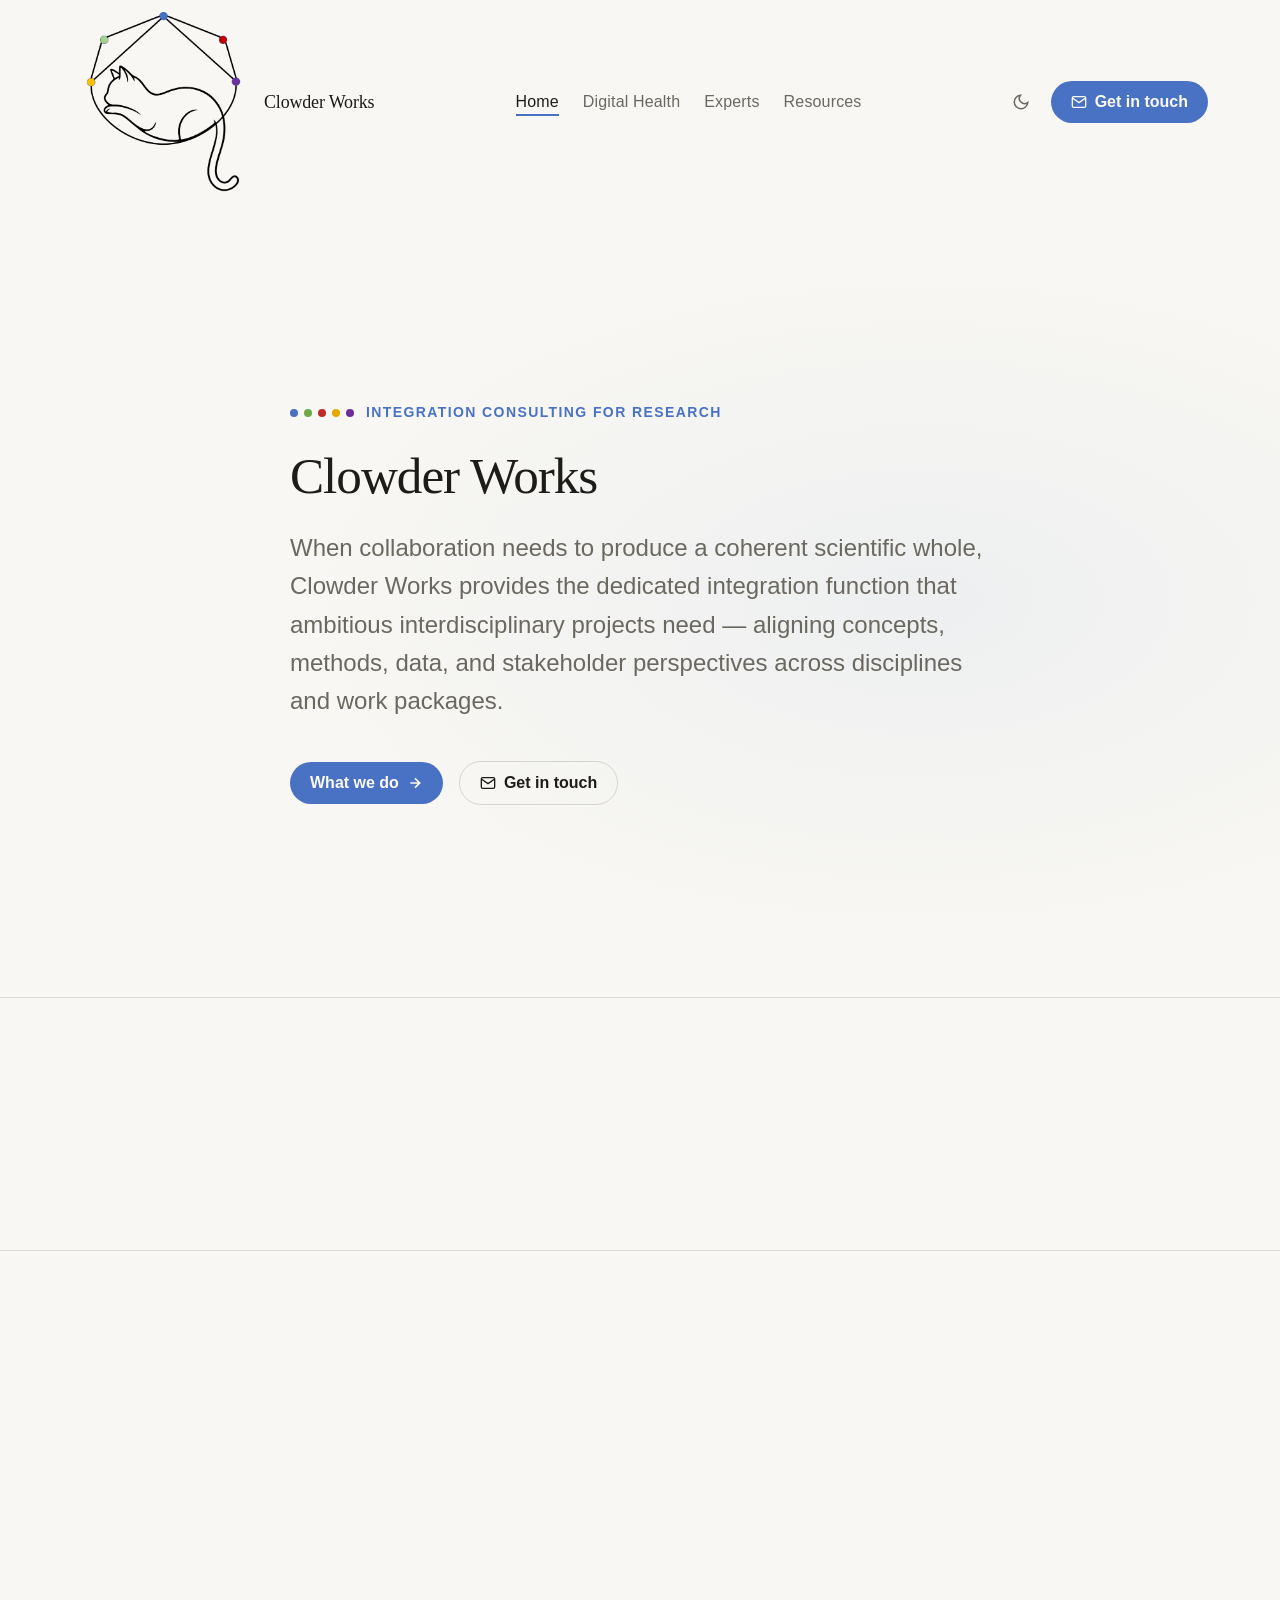
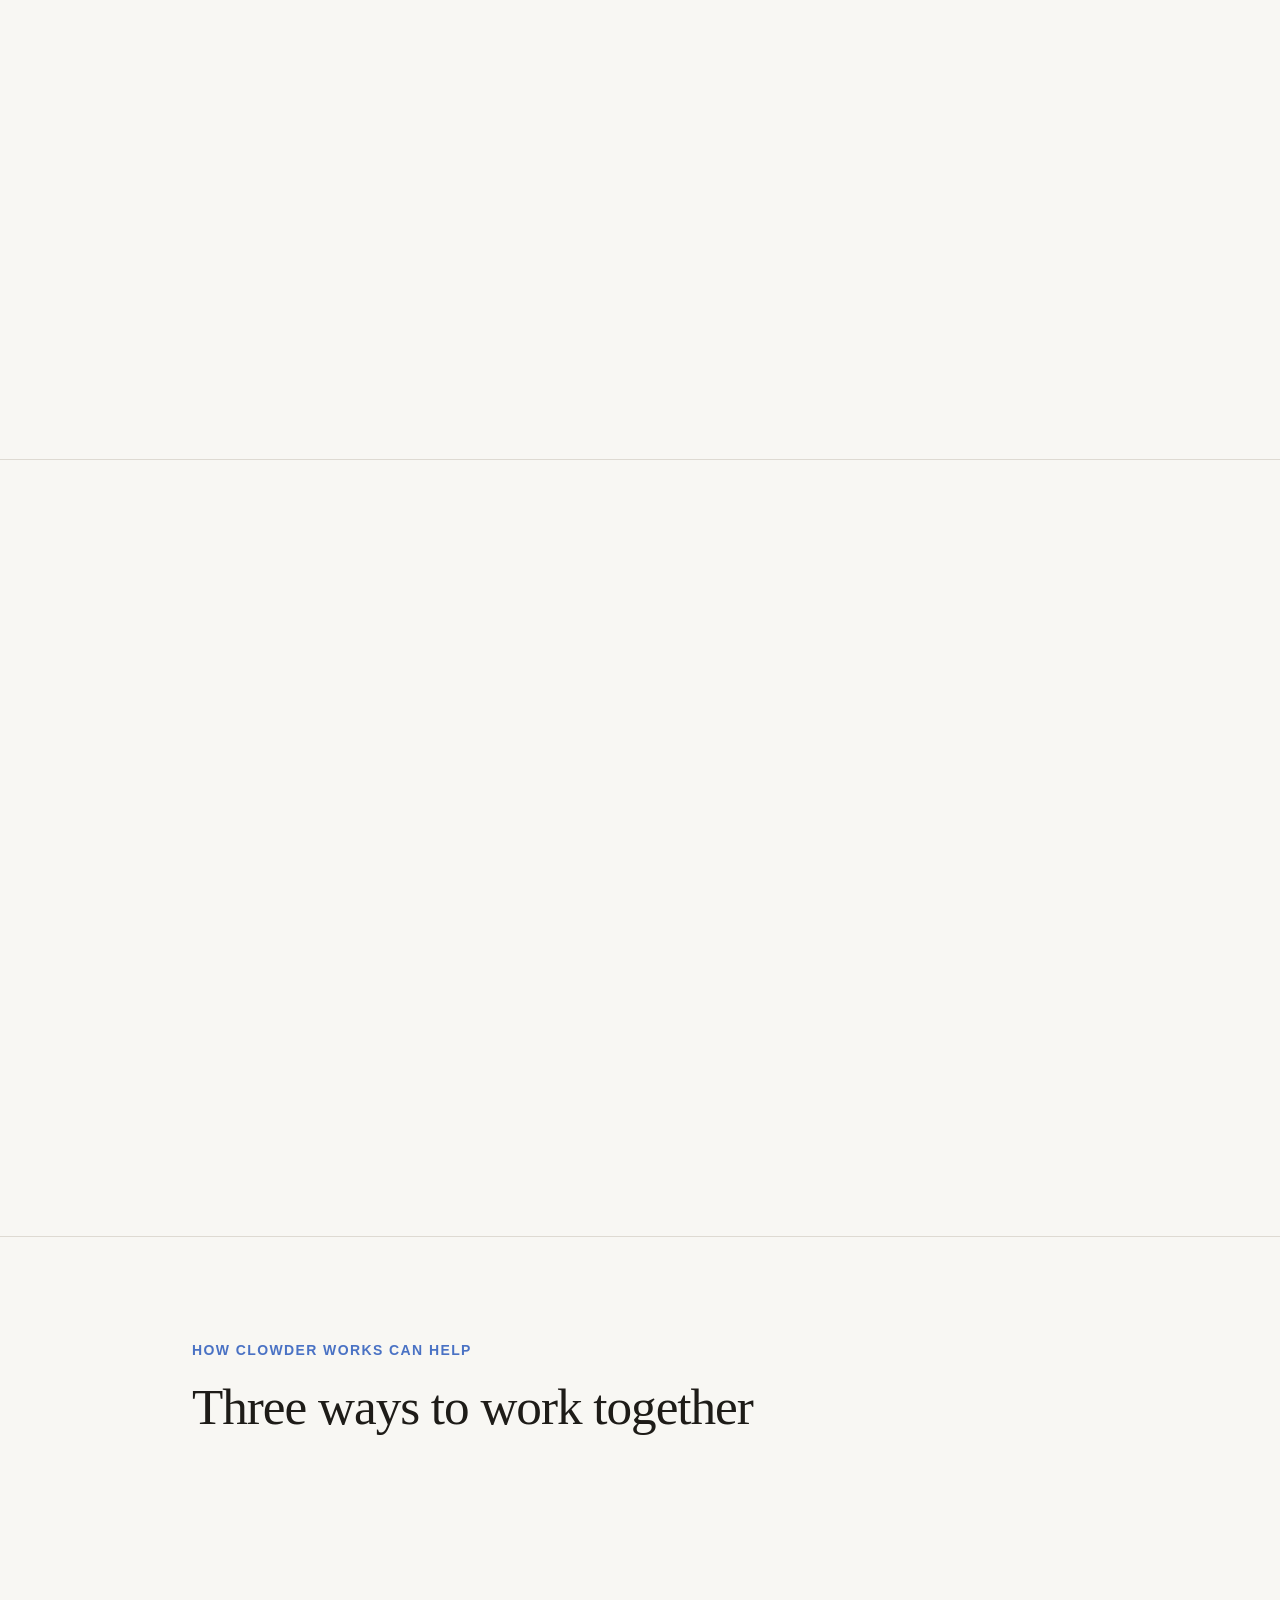
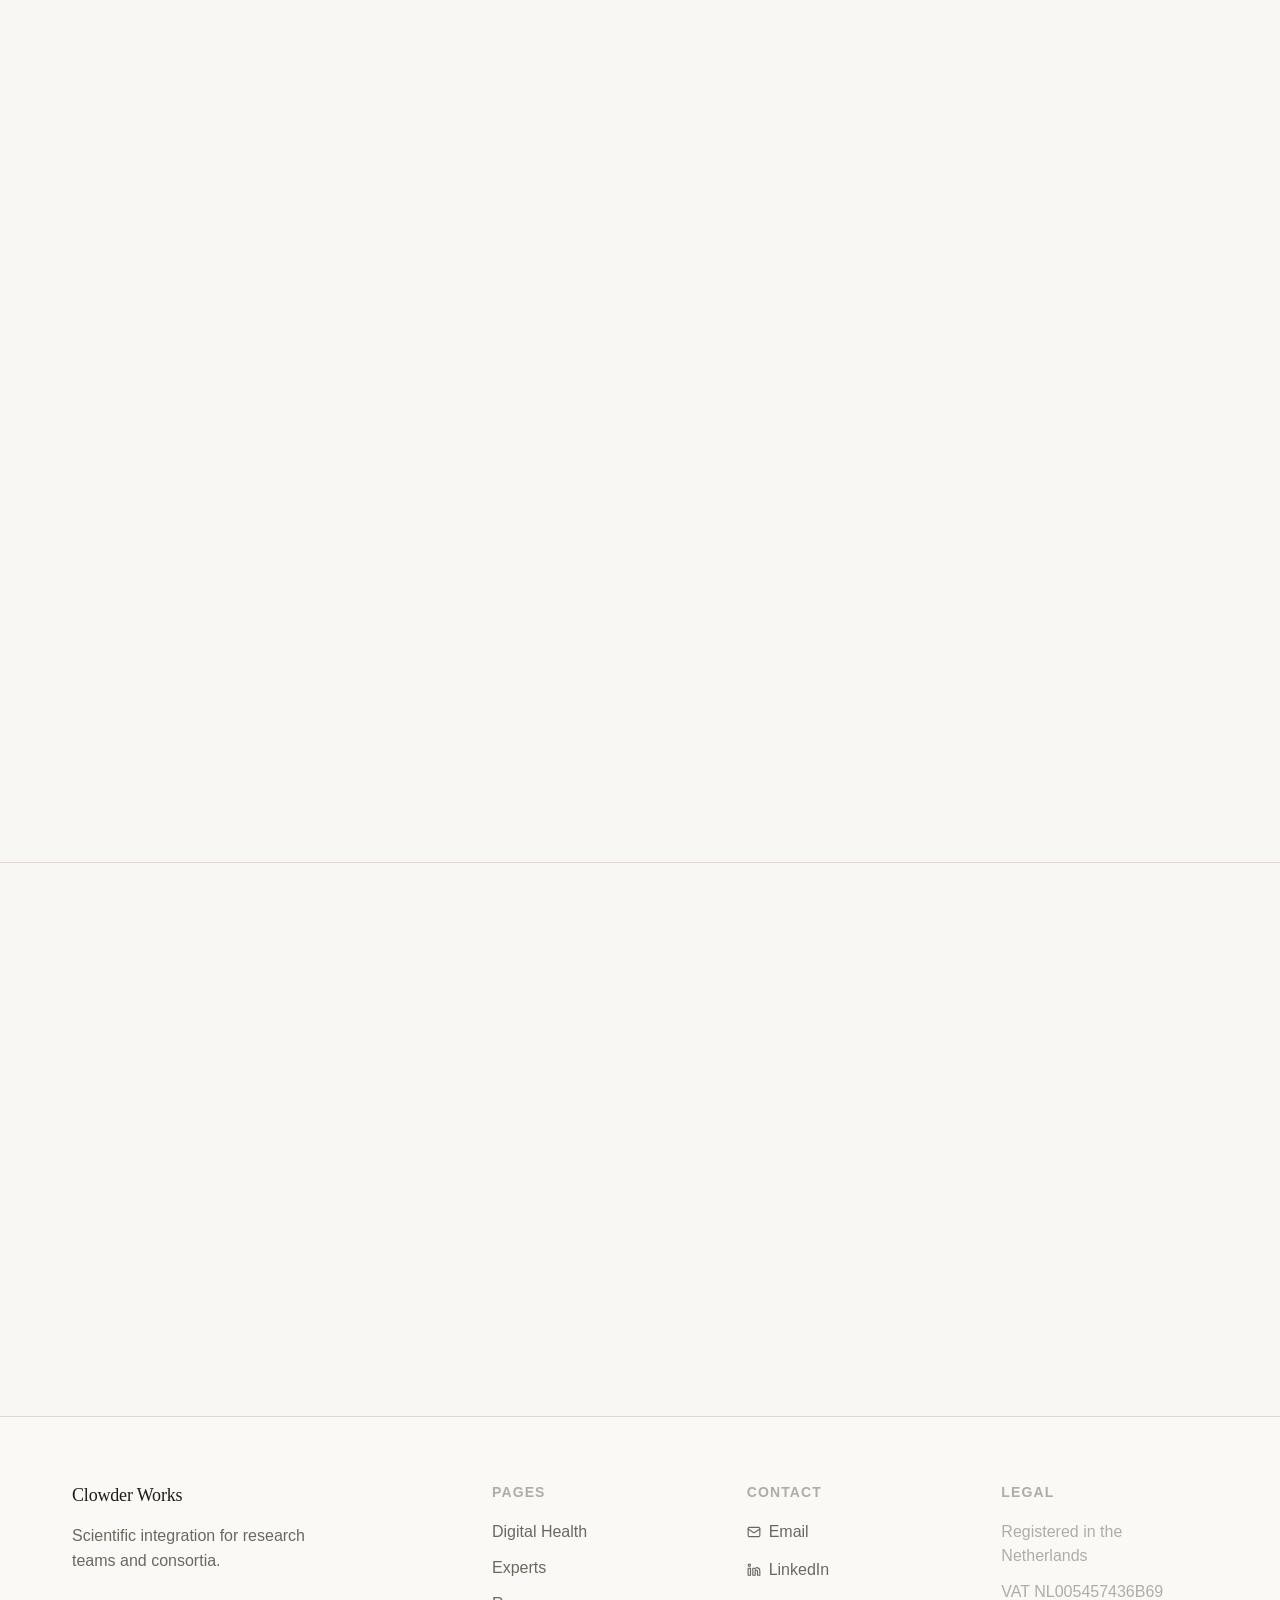
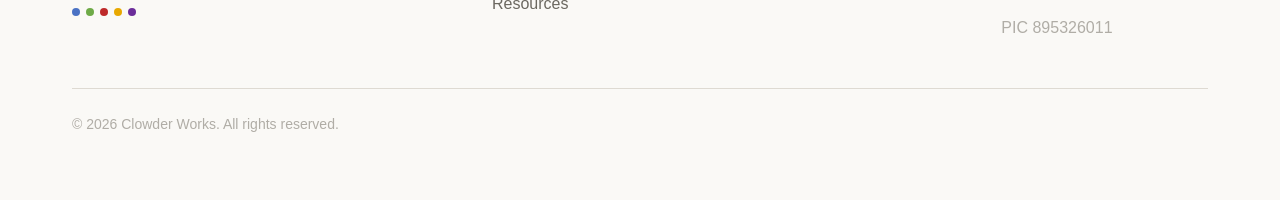
<file: index.html>
<!DOCTYPE html>
<html lang="en">
<head>
  <meta charset="UTF-8" />
  <meta name="viewport" content="width=device-width, initial-scale=1.0" />
  <title>Clowder Works — Scientific Integration for Research Teams</title>
  <meta name="description" content="Clowder Works provides scientific integration for research teams and consortia — proposal development, implementation support, and training for Horizon Europe and collaborative research." />
  <link rel="canonical" href="https://clowder-works.nl/" />
  <meta name="google-site-verification" content="gxtCQ00NpMgMKf7QgsQo3TwDOpkcbwgxX8O2oeqMTMw" />

  <!-- Favicon -->
  <link rel="icon" type="image/png" href="./assets/logo.png" />
  <link rel="apple-touch-icon" href="./assets/logo.png" />

  <!-- Open Graph -->
  <meta property="og:type" content="website" />
  <meta property="og:url" content="https://clowder-works.nl/" />
  <meta property="og:title" content="Clowder Works — Scientific Integration for Research Teams" />
  <meta property="og:description" content="Clowder Works provides the dedicated integration function that ambitious interdisciplinary projects need — aligning concepts, methods, data, and stakeholder perspectives." />
  <meta property="og:site_name" content="Clowder Works" />
  <meta property="og:image" content="https://clowder-works.nl/assets/logo.png" />

  <!-- Twitter Card -->
  <meta name="twitter:card" content="summary" />
  <meta name="twitter:title" content="Clowder Works — Scientific Integration for Research Teams" />
  <meta name="twitter:description" content="Dedicated integration consulting for interdisciplinary research teams and consortia." />
  <meta name="twitter:image" content="https://clowder-works.nl/assets/logo.png" />

  <!-- Structured data -->
  <script type="application/ld+json">
  {
    "@context": "https://schema.org",
    "@type": "ProfessionalService",
    "name": "Clowder Works",
    "url": "https://clowder-works.nl/",
    "logo": "https://clowder-works.nl/assets/logo.png",
    "description": "Scientific integration consulting for interdisciplinary research teams and consortia, including Horizon Europe proposal support, project integration, and training.",
    "serviceType": "Research Integration Consulting",
    "areaServed": "Europe"
  }
  </script>

  <!-- Detect system theme immediately to avoid flash -->
  <script>(function(){var t=matchMedia('(prefers-color-scheme:dark)').matches?'dark':'light';document.documentElement.setAttribute('data-theme',t);})();</script>

  <link href="https://api.fontshare.com/v2/css?f[]=zodiak@400,500,700&f[]=general-sans@300,400,500,600&display=swap" rel="stylesheet" />
  <link href="style.css" rel="stylesheet" />
</head>

<body>
  <a class="skip-link" href="#main">Skip to main content</a>

  <div id="site-header"></div>

  <main id="main">

    <!-- ── HERO ── -->
    <section class="hero" aria-labelledby="hero-heading">
      <div class="container">
        <div class="hero-content">
          <div class="hero-eyebrow">
            <div class="footer-nodes" aria-hidden="true">
              <span class="footer-node" style="background:var(--color-node-blue)"></span>
              <span class="footer-node" style="background:var(--color-node-green)"></span>
              <span class="footer-node" style="background:var(--color-node-red)"></span>
              <span class="footer-node" style="background:var(--color-node-amber)"></span>
              <span class="footer-node" style="background:var(--color-node-purple)"></span>
            </div>
            Integration consulting for research
          </div>
          <h1 id="hero-heading">Clowder Works</h1>
          <p class="hero-subhead">When collaboration needs to produce a coherent scientific whole,
            Clowder Works provides the dedicated integration function that ambitious interdisciplinary projects need — aligning concepts, methods, data, and stakeholder perspectives across disciplines and work packages.
          </p>
          <div class="hero-actions">
            <a href="#services" class="btn btn-primary">
              What we do
              <svg width="16" height="16" viewBox="0 0 24 24" fill="none" stroke="currentColor" stroke-width="2.5" aria-hidden="true">
                <path d="M5 12h14M12 5l7 7-7 7"/>
              </svg>
            </a>
            <a class="btn btn-ghost nav-email-link">
              <svg width="16" height="16" viewBox="0 0 24 24" fill="none" stroke="currentColor" stroke-width="2" aria-hidden="true">
                <path d="M4 4h16c1.1 0 2 .9 2 2v12c0 1.1-.9 2-2 2H4c-1.1 0-2-.9-2-2V6c0-1.1.9-2 2-2z"/>
                <polyline points="22,6 12,13 2,6"/>
              </svg>
              Get in touch
            </a>
          </div>
        </div>
      </div>
    </section>

    <hr class="divider" />

    <!-- ── SECTION NAV ── -->
    <nav class="section-nav fade-in" aria-label="Page sections">
      <div class="container--default">
        <ol class="section-nav-list">
          <li>
            <a href="#what-is" class="section-nav-link">
              <span class="section-nav-label">Definition</span>
              <span class="section-nav-title">What is research integration?</span>
            </a>
          </li>
          <li>
            <a href="#why-integration" class="section-nav-link">
              <span class="section-nav-label">The missing link</span>
              <span class="section-nav-title">Why integration matters?</span>
            </a>
          </li>
          <li>
            <a href="#services" class="section-nav-link">
              <span class="section-nav-label">How we can help</span>
              <span class="section-nav-title">Three ways to work together</span>
            </a>
          </li>
          <li>
            <a href="#the-name" class="section-nav-link">
              <span class="section-nav-label">The name</span>
              <span class="section-nav-title">What does &#8220;Clowder&#8221; mean?</span>
            </a>
          </li>
        </ol>
      </div>
    </nav>

    <hr class="divider" />

    <!-- ── WHAT IS RESEARCH INTEGRATION ── -->
    <section id="what-is" class="integration-section fade-in" aria-labelledby="what-is-heading">
      <div class="container--default">
        <p class="section-label">Definition</p>
        <h2 class="section-title" id="what-is-heading">What is research integration?</h2>
        <div class="integration-grid">
          <div class="integration-prose">
            <p>Research integration is the work of making disciplines, methods, data, and stakeholders genuinely work together in a collaborative research project. It is the core practice of inter- and transdisciplinary research.</p>
            <p>It connects concepts, methods, and data across disciplinary boundaries into one coherent research design. It helps people across fields understand each other, resolve mismatches, and build shared ways of thinking.</p>
            <p>The result is knowledge that no single discipline could produce alone — and that only emerges when integration is treated as a deliberate, methodological practice.</p>
          </div>
          <div class="integration-pull reveal-clip">
            <blockquote>&#8220;A project manager keeps the project on schedule. An integrator keeps the science coherent.&#8221;</blockquote>
          </div>
        </div>
      </div>
    </section>

    <hr class="divider" />

    <!-- ── WHY INTEGRATION MATTERS ── -->
    <section id="why-integration" class="integration-section fade-in" aria-labelledby="integration-heading">
      <div class="container--default">
        <p class="section-label">The missing link</p>
        <h2 class="section-title" id="integration-heading">Why integration matters?</h2>
        <div class="integration-grid">
          <div class="integration-prose">
            <p>Integration matters because it helps a collaboration produce more than a collection of separate contributions. It creates shared understanding across disciplines and connects different kinds of expertise.</p>
            <p>Even more, it turns diversity in methods, data, and perspectives into new scientific value. That makes projects more coherent, proposals more credible, and outcomes more relevant to research and practice.</p>
            <p>It also gives Principal Investigators the space to focus on scientific leadership, while integration is handled as a recognised part of the work.</p>
          </div>
          <div class="integration-pull reveal-clip">
            <blockquote>&#8220;Integration ensures coherence and creation of new value.&#8221;</blockquote>
          </div>
        </div>
      </div>
    </section>

    <hr class="divider" />

    <!-- ── SERVICES ── -->
    <section id="services" aria-labelledby="services-heading">
      <div class="container--default">
        <p class="section-label">How Clowder Works can help</p>
        <h2 class="section-title" id="services-heading">Three ways to work together</h2>

        <div class="services-grid">

          <!-- Card 1: Proposal partnership -->
          <article class="service-card fade-in">
            <p class="service-card-number">For research consortia</p>
            <h3>Proposal partnership</h3>
            <p>Clowder Works joins your team as an embedded integration partner on a specific funding application — designing the integration logic, structuring work packages so disciplines genuinely connect, and mapping stakeholder knowledge across the proposal.</p>
            <p>For Horizon Europe and national calls, this increasingly determines whether an ambitious interdisciplinary proposal is seen as credible and deliverable.</p>
            <div class="service-visual" aria-hidden="true">
              <svg viewBox="0 0 200 140" fill="none">
                <line x1="8"  y1="70" x2="55" y2="70" stroke="currentColor" stroke-width="1.5" opacity="0.25" stroke-dasharray="4 4"/>
                <line x1="14" y1="58" x2="56" y2="61" stroke="currentColor" stroke-width="1.5" opacity="0.2"  stroke-dasharray="4 4"/>
                <line x1="14" y1="82" x2="56" y2="79" stroke="currentColor" stroke-width="1.5" opacity="0.2"  stroke-dasharray="4 4"/>
                <polyline points="72,30 96,42 120,55 148,70 120,85 96,98 72,110"
                  stroke="#4A72C4" stroke-width="1.5" opacity="0.35" fill="none" stroke-linejoin="round"/>
                <circle cx="72"  cy="30"  r="6" fill="#E8A800"/>
                <circle cx="96"  cy="42"  r="6" fill="#BE2A2A"/>
                <circle cx="120" cy="55"  r="7" fill="#6EAA47"/>
                <circle cx="148" cy="70"  r="9" fill="#4A72C4"/>
                <circle cx="120" cy="85"  r="7" fill="#6EAA47"/>
                <circle cx="96"  cy="98"  r="6" fill="#BE2A2A"/>
                <circle cx="72"  cy="110" r="6" fill="#6B2D9A"/>
              </svg>
            </div>
          </article>

          <!-- Card 2: Project integration support -->
          <article class="service-card fade-in">
            <p class="service-card-number">For research teams</p>
            <h3>Project integration support</h3>
            <p>Structured support for alignment across work packages, disciplines, and stakeholder groups throughout the life of a funded project.</p>
            <p>Facilitated workshops, communication structures, and reflection formats that surface misalignments early — before they become delays, duplication, or scientifically incompatible outputs.</p>
            <div class="service-visual" aria-hidden="true">
              <svg viewBox="0 0 200 140" fill="none">
                <line x1="30" y1="70" x2="170" y2="70" stroke="#4A72C4" stroke-width="1.5" opacity="0.3"/>
                <circle cx="60"  cy="70" r="8" fill="#6EAA47"/>
                <circle cx="100" cy="70" r="8" fill="#4A72C4"/>
                <circle cx="140" cy="70" r="8" fill="#6B2D9A"/>
                <circle cx="60"  cy="38" r="5" fill="#E8A800" opacity="0.85"/>
                <circle cx="100" cy="32" r="5" fill="#BE2A2A" opacity="0.85"/>
                <circle cx="140" cy="38" r="5" fill="#E8A800" opacity="0.85"/>
                <line x1="60"  y1="62" x2="60"  y2="43" stroke="currentColor" stroke-width="1" opacity="0.2" stroke-dasharray="3 3"/>
                <line x1="100" y1="62" x2="100" y2="37" stroke="currentColor" stroke-width="1" opacity="0.2" stroke-dasharray="3 3"/>
                <line x1="140" y1="62" x2="140" y2="43" stroke="currentColor" stroke-width="1" opacity="0.2" stroke-dasharray="3 3"/>
                <circle cx="60"  cy="102" r="5" fill="#BE2A2A" opacity="0.85"/>
                <circle cx="100" cy="108" r="5" fill="#6B2D9A" opacity="0.85"/>
                <circle cx="140" cy="102" r="5" fill="#6EAA47" opacity="0.85"/>
                <line x1="60"  y1="78" x2="60"  y2="97"  stroke="currentColor" stroke-width="1" opacity="0.2" stroke-dasharray="3 3"/>
                <line x1="100" y1="78" x2="100" y2="103" stroke="currentColor" stroke-width="1" opacity="0.2" stroke-dasharray="3 3"/>
                <line x1="140" y1="78" x2="140" y2="97"  stroke="currentColor" stroke-width="1" opacity="0.2" stroke-dasharray="3 3"/>
              </svg>
            </div>
          </article>

          <!-- Card 3: Training -->
          <article class="service-card fade-in">
            <p class="service-card-number">For institutions and research networks</p>
            <h3>Training &amp; capacity building</h3>
            <p>Workshops and structured training in interdisciplinary and transdisciplinary collaboration, facilitation, integration frameworks, and stakeholder engagement.</p>
            <p>Designed for research leadership seeking to build this capacity across their institution — so integration becomes part of how collaborative research is designed and run, not an afterthought.</p>
            <div class="service-visual" aria-hidden="true">
              <svg viewBox="0 0 200 140" fill="none">
                <circle cx="42" cy="50" r="6" fill="#BE2A2A"/>
                <circle cx="62" cy="38" r="5" fill="#E8A800"/>
                <circle cx="62" cy="62" r="5" fill="#6B2D9A"/>
                <line x1="47" y1="50" x2="59" y2="41" stroke="currentColor" stroke-width="1" opacity="0.25"/>
                <line x1="47" y1="50" x2="59" y2="59" stroke="currentColor" stroke-width="1" opacity="0.25"/>
                <circle cx="138" cy="50" r="6" fill="#6EAA47"/>
                <circle cx="118" cy="38" r="5" fill="#4A72C4"/>
                <circle cx="118" cy="62" r="5" fill="#E8A800"/>
                <line x1="133" y1="50" x2="121" y2="41" stroke="currentColor" stroke-width="1" opacity="0.25"/>
                <line x1="133" y1="50" x2="121" y2="59" stroke="currentColor" stroke-width="1" opacity="0.25"/>
                <circle cx="80"  cy="90" r="7" fill="#4A72C4"/>
                <circle cx="100" cy="78" r="8" fill="#6EAA47"/>
                <circle cx="120" cy="90" r="7" fill="#BE2A2A"/>
                <line x1="65" y1="58" x2="77"  y2="85"  stroke="#4A72C4" stroke-width="1.2" opacity="0.3"/>
                <line x1="85" y1="88" x2="97"  y2="82"  stroke="currentColor" stroke-width="1" opacity="0.2"/>
                <line x1="105" y1="80" x2="117" y2="86" stroke="currentColor" stroke-width="1" opacity="0.2"/>
                <line x1="133" y1="58" x2="123" y2="85" stroke="#6EAA47" stroke-width="1.2" opacity="0.3"/>
                <line x1="64" y1="48" x2="116" y2="46" stroke="currentColor" stroke-width="1" opacity="0.15" stroke-dasharray="4 4"/>
              </svg>
            </div>
          </article>

        </div>
      </div>
    </section>

    <hr class="divider" />

    <!-- ── THE NAME ── -->
    <section id="the-name" class="integration-section fade-in" aria-labelledby="name-heading">
      <div class="container--default">
        <p class="section-label">The name</p>
        <h2 class="section-title" id="name-heading">What does &#8220;Clowder&#8221; mean?</h2>
        <div class="integration-grid">
          <div class="integration-prose">
            <p>A <em>clowder</em> is the collective noun for a group of cats — an old English word for things gathered in a loose, independent bunch. It is a precise metaphor for interdisciplinary research: independent experts with different goals and strong opinions, who do not naturally move as one.</p>
            <p>The name is inspired by <em>Herding Cats: Integrative Leadership Strategies in Inter- and Transdisciplinary Research Programs</em> — a paper by L. Deutsch and colleagues (<a href="https://doi.org/10.1007/s11625-024-01585-4" target="_blank" rel="noopener noreferrer"><em>Sustainability Science</em>, 2025</a>) — which uses the cat-herding metaphor to name what is genuinely hard about leading complex collaborative research: ensuring that the perspectives of independent specialists become truly integrated, not merely parallel.</p>
            <p>Clowder Works takes that challenge as its core purpose.</p>
          </div>
          <div class="integration-pull reveal-clip">
            <blockquote>&#8220;A clowder only moves together when someone does the integration work.&#8221;</blockquote>
          </div>
        </div>
      </div>
    </section>

    <hr class="divider" />

    <!-- ── CONTACT ── -->
    <section id="contact" class="contact-section" aria-labelledby="contact-heading">
      <div class="container--default">
        <div class="contact-inner fade-in">
          <div>
            <h2 id="contact-heading">Let&#8217;s talk about your project</h2>
            <p>Whether you&#8217;re designing a proposal, mid-project, or building institutional capacity — get in touch to discuss how Clowder Works can help.</p>
          </div>
          <div class="contact-actions">
            <a class="btn btn-primary nav-email-link">
              <svg width="16" height="16" viewBox="0 0 24 24" fill="none" stroke="currentColor" stroke-width="2" aria-hidden="true"><path d="M4 4h16c1.1 0 2 .9 2 2v12c0 1.1-.9 2-2 2H4c-1.1 0-2-.9-2-2V6c0-1.1.9-2 2-2z"/><polyline points="22,6 12,13 2,6"/></svg>
              Get in touch
            </a>
            <a href="digital-health.html" class="btn btn-ghost">Digital Health focus</a>
          </div>
        </div>
      </div>
    </section>

  </main>

  <div id="site-footer"></div>

  <script src="nav-init.js" defer></script>
  <script>
    Promise.all([
      fetch('nav.html').then(r => r.text()),
      fetch('footer.html').then(r => r.text())
    ]).then(([navHTML, footerHTML]) => {
      document.getElementById('site-header').innerHTML = navHTML;
      document.getElementById('site-footer').innerHTML = footerHTML;
      initNav();

      const u = 'clowder.works', d = 'gmail.com';
      document.querySelectorAll('.nav-email-link').forEach(a => {
        a.href = 'mailto:' + u + '@' + d;
      });
    });
  </script>
</body>
</html>
</file>
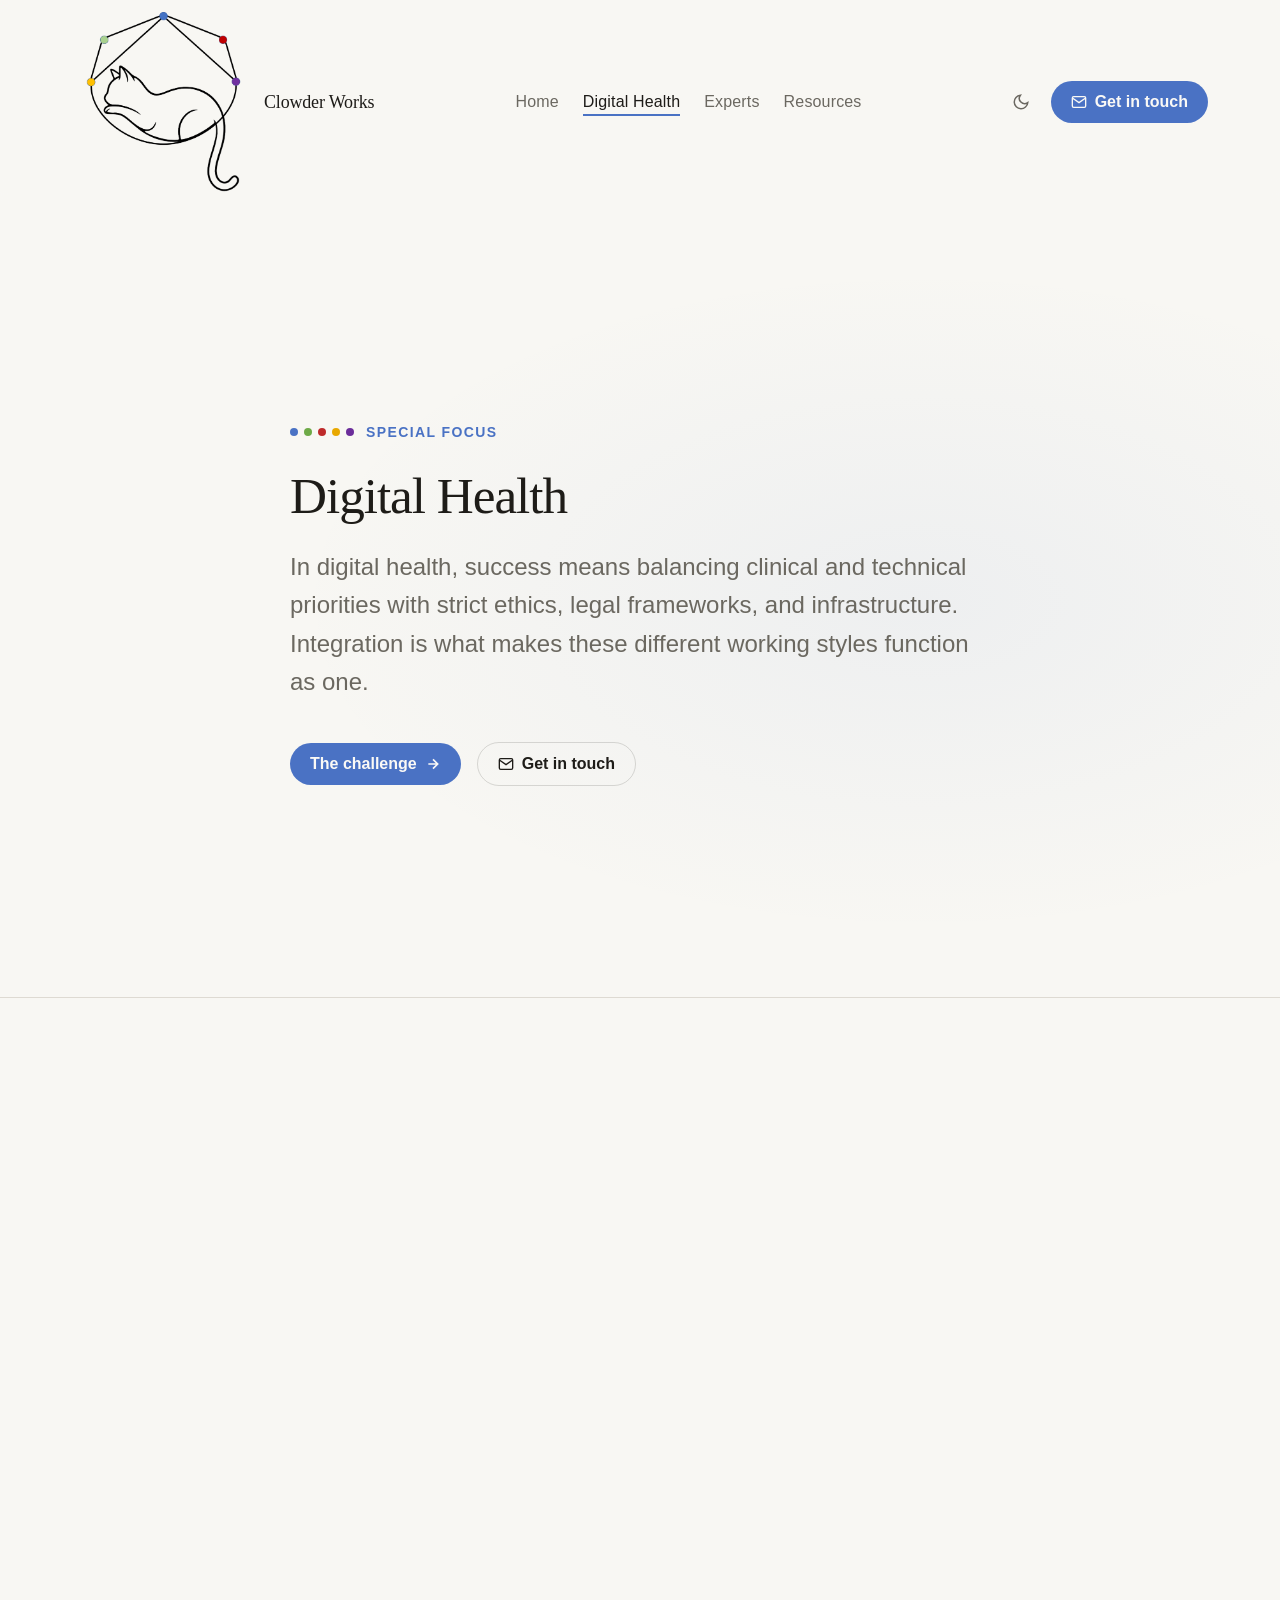
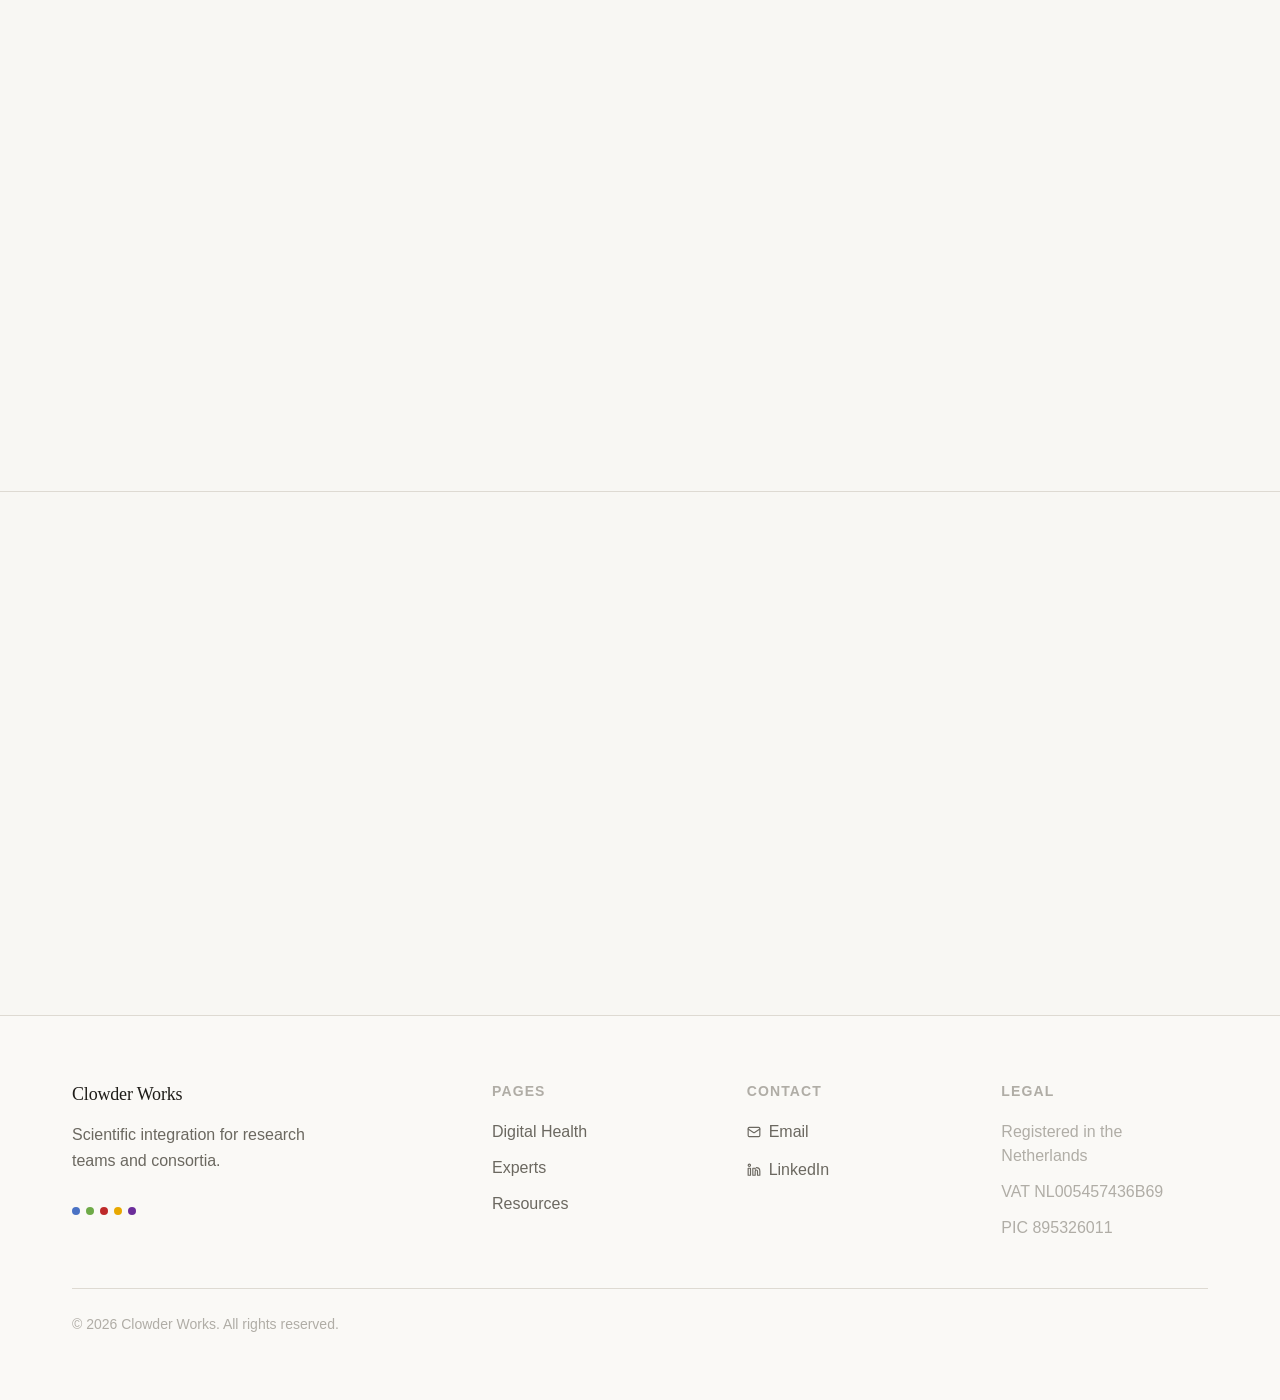
<file: digital-health.html>
<!DOCTYPE html>
<html lang="en">
<head>
  <meta charset="UTF-8" />
  <meta name="viewport" content="width=device-width, initial-scale=1.0" />
  <title>Digital Health Integration — Clowder Works</title>
  <meta name="description" content="Clowder Works brings hands-on research experience across computational medicine, medical data science, and research infrastructure to digital health integration." />
  <link rel="canonical" href="https://clowder-works.nl/digital-health.html" />

  <!-- Favicon -->
  <link rel="icon" type="image/png" href="./assets/logo.png" />
  <link rel="apple-touch-icon" href="./assets/logo.png" />

  <!-- Open Graph -->
  <meta property="og:type" content="website" />
  <meta property="og:url" content="https://clowder-works.nl/digital-health.html" />
  <meta property="og:title" content="Digital Health Integration — Clowder Works" />
  <meta property="og:description" content="Integration consulting for digital health consortia — bridging clinical, computational, data, and governance challenges in complex research projects." />
  <meta property="og:site_name" content="Clowder Works" />
  <meta property="og:image" content="https://clowder-works.nl/assets/logo.png" />

  <!-- Twitter Card -->
  <meta name="twitter:card" content="summary" />
  <meta name="twitter:title" content="Digital Health Integration — Clowder Works" />
  <meta name="twitter:description" content="Integration consulting for digital health research teams and consortia." />
  <meta name="twitter:image" content="https://clowder-works.nl/assets/logo.png" />

  <!-- Structured data -->
  <script type="application/ld+json">
  {
    "@context": "https://schema.org",
    "@type": "WebPage",
    "name": "Digital Health Integration",
    "url": "https://clowder-works.nl/digital-health.html",
    "description": "Integration consulting for digital health consortia — bridging clinical, computational, data, and governance challenges.",
    "isPartOf": { "@type": "WebSite", "name": "Clowder Works", "url": "https://clowder-works.nl/" }
  }
  </script>

  <script>(function(){var t=matchMedia('(prefers-color-scheme:dark)').matches?'dark':'light';document.documentElement.setAttribute('data-theme',t);})();</script>
  <link href="https://api.fontshare.com/v2/css?f[]=zodiak@400,500,700&f[]=general-sans@300,400,500,600&display=swap" rel="stylesheet" />
  <link href="style.css" rel="stylesheet" />
</head>

<body>
  <a class="skip-link" href="#main">Skip to main content</a>

  <div id="site-header"></div>

  <main id="main">

    <!-- ── HERO ── -->
    <section class="hero" aria-labelledby="dh-hero-heading">
      <div class="container">
        <div class="hero-content">
          <div class="hero-eyebrow">
            <div class="footer-nodes" aria-hidden="true">
              <span class="footer-node" style="background:var(--color-node-blue)"></span>
              <span class="footer-node" style="background:var(--color-node-green)"></span>
              <span class="footer-node" style="background:var(--color-node-red)"></span>
              <span class="footer-node" style="background:var(--color-node-amber)"></span>
              <span class="footer-node" style="background:var(--color-node-purple)"></span>
            </div>
            Special focus
          </div>
          <h1 id="dh-hero-heading">Digital Health</h1>
          <p class="hero-subhead">In digital health, success means balancing clinical and technical priorities with strict ethics, legal frameworks, and infrastructure. Integration is what makes these different working styles function as one.</p>
          <div class="hero-actions">
            <a href="#challenge" class="btn btn-primary">
              The challenge
              <svg width="16" height="16" viewBox="0 0 24 24" fill="none" stroke="currentColor" stroke-width="2.5" aria-hidden="true"><path d="M5 12h14M12 5l7 7-7 7"/></svg>
            </a>
            <a class="btn btn-ghost nav-email-link">
              <svg width="16" height="16" viewBox="0 0 24 24" fill="none" stroke="currentColor" stroke-width="2" aria-hidden="true"><path d="M4 4h16c1.1 0 2 .9 2 2v12c0 1.1-.9 2-2 2H4c-1.1 0-2-.9-2-2V6c0-1.1.9-2 2-2z"/><polyline points="22,6 12,13 2,6"/></svg>
              Get in touch
            </a>
          </div>
        </div>
      </div>
    </section>

    <hr class="divider" />

    <!-- ── THE CHALLENGE ── -->
    <section id="challenge" class="integration-section fade-in" aria-labelledby="challenge-heading">
      <div class="container--default">
        <p class="section-label">The challenge</p>
        <h2 class="section-title" id="challenge-heading">Where integration breaks down</h2>
        <div class="integration-grid">
          <div class="integration-prose">
            <p>Digital health projects rarely fail from a lack of expertise. They stall because the bridging work is left undefined — across disciplines, working styles, goals, and priorities.</p>
            <p>Clinicians, modellers, data scientists, and domain experts often work with different assumptions, vocabularies, and evidentiary standards. Without a defined integration function, these differences become silent blockers.</p>
          </div>
          <div class="integration-pull reveal-clip">
            <blockquote>“Scientific progress often depends less on adding another specialist than on making existing expertise interoperable.”</blockquote>
          </div>
        </div>
      </div>
    </section>

    <hr class="divider" />

    <!-- ── INTEGRATION DOMAINS ── -->
    <section class="fade-in" aria-labelledby="domains-heading">
      <div class="container--default">
        <p class="section-label">Where it matters</p>
        <h2 class="section-title" id="domains-heading">Integration challenges in digital health</h2>
        <p class="section-body">From clinical-technical alignment to ethics and governance — the integration challenges in digital health are specific, recurring, and addressable.</p>
        <div class="services-grid" style="margin-top:var(--space-10);">

          <article class="service-card fade-in" style="border-top-color: var(--color-node-blue);grid-column:auto;">
            <p class="service-card-number">Clinical &amp; technical</p>
            <h3>Bridging medicine and computation</h3>
            <p>Models must reflect clinical reality. Without deliberate alignment, each side produces outputs the other cannot use.</p>
          </article>

          <article class="service-card fade-in" style="border-top-color: var(--color-node-green);">
            <p class="service-card-number">Data infrastructure</p>
            <h3>Interoperability across systems</h3>
            <p>Health data is heterogeneous and governed by competing standards. Integration ensures it can be collected, curated, and interpreted consistently across partners.</p>
          </article>

          <article class="service-card fade-in" style="border-top-color: var(--color-node-purple);">
            <p class="service-card-number">Stakeholders &amp; patients</p>
            <h3>Meaningful involvement</h3>
            <p>Patient perspectives must enter research design at the right moment — not as an afterthought, but as a shaping input to scientific decisions.</p>
          </article>

          <article class="service-card fade-in" style="border-top-color: var(--color-node-amber);">
            <p class="service-card-number">Regulation &amp; ethics</p>
            <h3>Governance across disciplines</h3>
            <p>Approval, compliance, privacy, and consent requirements differ across fields and jurisdictions. Found early, they become design inputs. Found late, they become blockers.</p>
          </article>

        </div>
      </div>
    </section>

    <hr class="divider" />

    <!-- ── EXPERTISE ── -->
    <section class="integration-section fade-in" aria-labelledby="expertise-heading">
      <div class="container--default">
        <p class="section-label">Our expertise</p>
        <h2 class="section-title" id="expertise-heading">Direct experience, not process support</h2>
        <div class="integration-grid">
          <div class="integration-prose">
            <p>Clowder Works brings hands-on research experience across computational medicine, medical data science, and research infrastructure — working inside complex projects, not around them. Our lead expert holds doctorates in applied mathematics and theoretical medicine, with over a decade of active research and research leadership in these domains.</p>
            <p>This means we can work at peer level with both scientific and technical partners, understand where integration challenges typically arise in digital health consortia, and address them from inside the work rather than around it.</p>
            <a href="experts.html" class="service-card-link">
              Meet our experts
              <svg width="14" height="14" viewBox="0 0 24 24" fill="none" stroke="currentColor" stroke-width="2.5" aria-hidden="true"><path d="M5 12h14M12 5l7 7-7 7"/></svg>
            </a>
          </div>
          <div class="integration-pull reveal-clip">
            <blockquote>“The goal is not just results — it is results that translate. That requires integration to be built in, not added later.”</blockquote>
          </div>
        </div>
      </div>
    </section>

    <hr class="divider" />

    <!-- ── CONTACT ── -->
    <section class="contact-section" aria-labelledby="dh-contact-heading">
      <div class="container--default">
        <div class="contact-inner fade-in">
          <div>
            <h2 id="dh-contact-heading">Working on a digital health project?</h2>
            <p>Get in touch to discuss how Clowder Works can support integration in your team or consortium.</p>
          </div>
          <div class="contact-actions">
            <a class="btn btn-primary nav-email-link">
              <svg width="16" height="16" viewBox="0 0 24 24" fill="none" stroke="currentColor" stroke-width="2" aria-hidden="true"><path d="M4 4h16c1.1 0 2 .9 2 2v12c0 1.1-.9 2-2 2H4c-1.1 0-2-.9-2-2V6c0-1.1.9-2 2-2z"/><polyline points="22,6 12,13 2,6"/></svg>
              Get in touch
            </a>
            <a href="index.html" class="btn btn-ghost">Back to home</a>
          </div>
        </div>
      </div>
    </section>

  </main>

  <div id="site-footer"></div>

  <script src="nav-init.js" defer></script>
  <script>
    Promise.all([
      fetch('nav.html').then(r => r.text()),
      fetch('footer.html').then(r => r.text())
    ]).then(([navHTML, footerHTML]) => {
      document.getElementById('site-header').innerHTML = navHTML;
      document.getElementById('site-footer').innerHTML = footerHTML;
      initNav();

      const u = 'clowder.works', d = 'gmail.com';
      document.querySelectorAll('.nav-email-link').forEach(a => {
        a.href = 'mailto:' + u + '@' + d;
      });
      document.querySelectorAll('.contact-email-text').forEach(el => {
        el.textContent = u + '[at]' + d;
      });
    });
  </script>
</body>
</html>
</file>
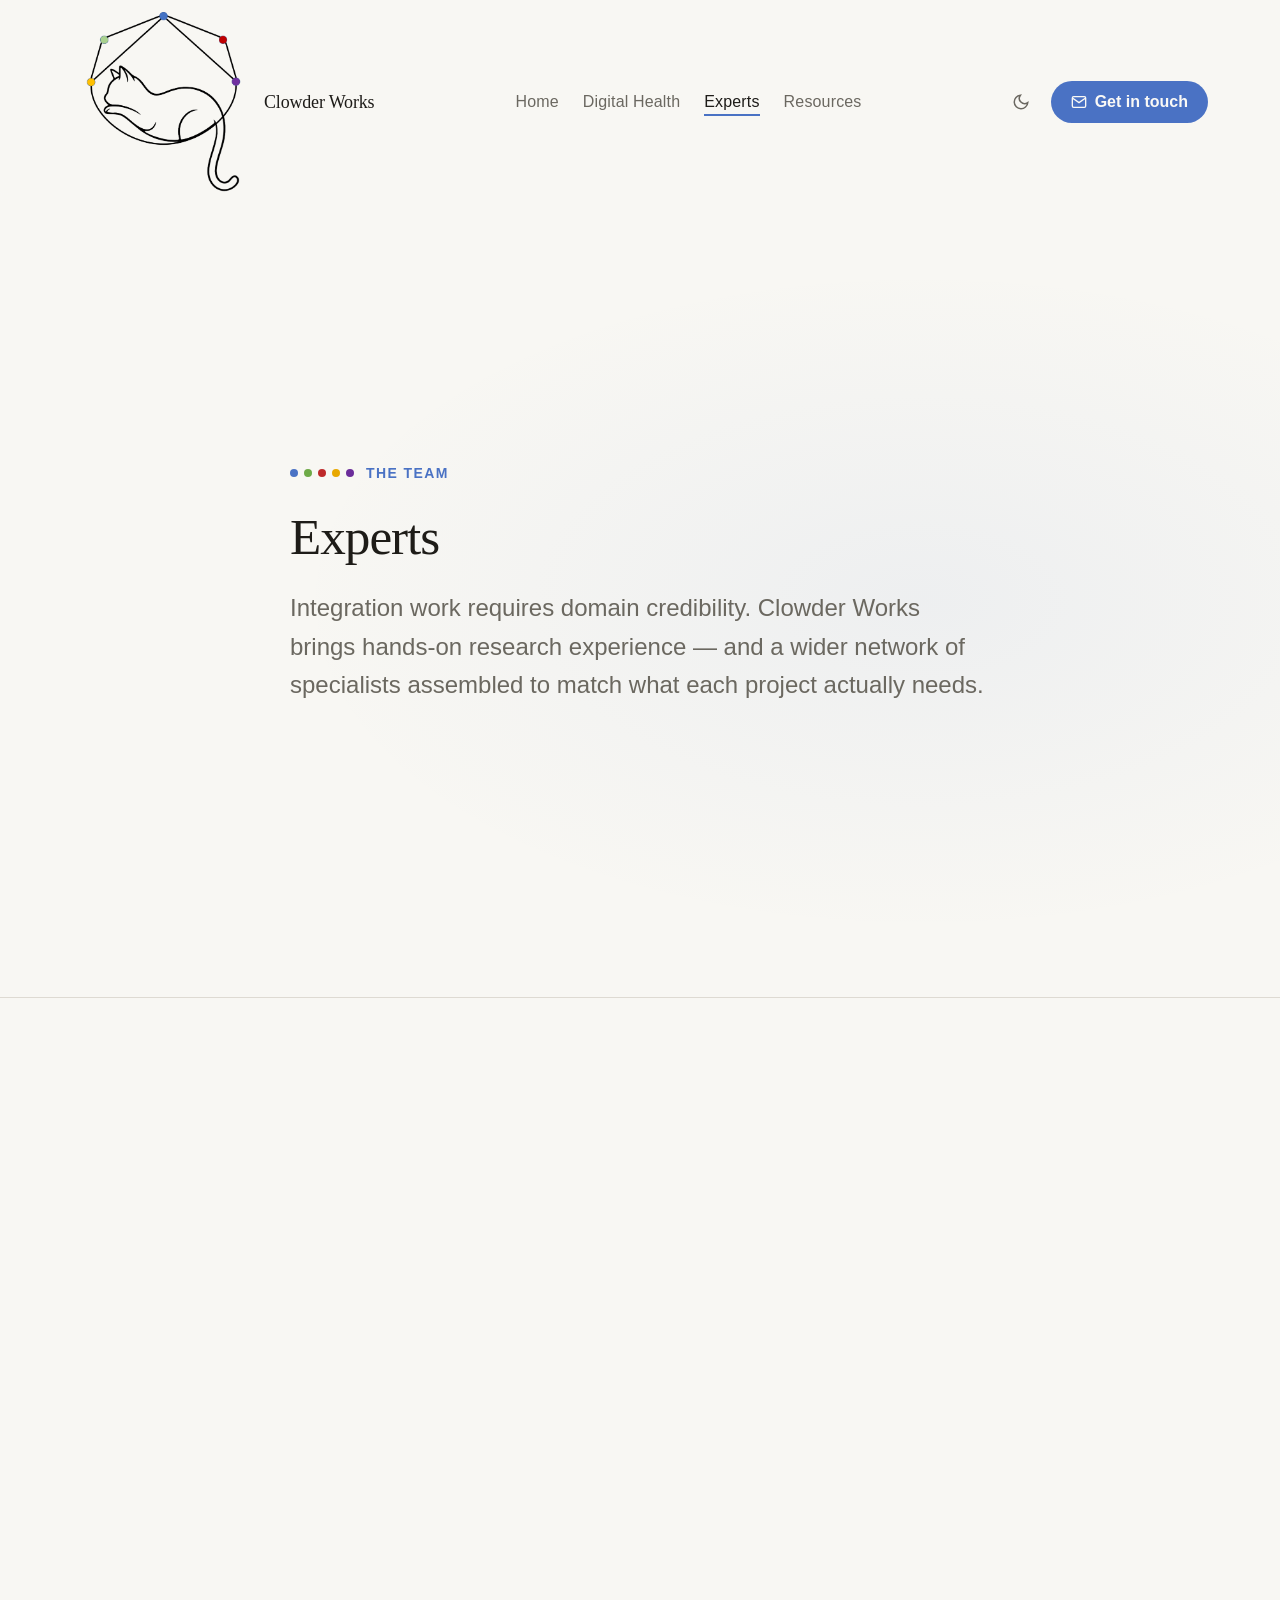
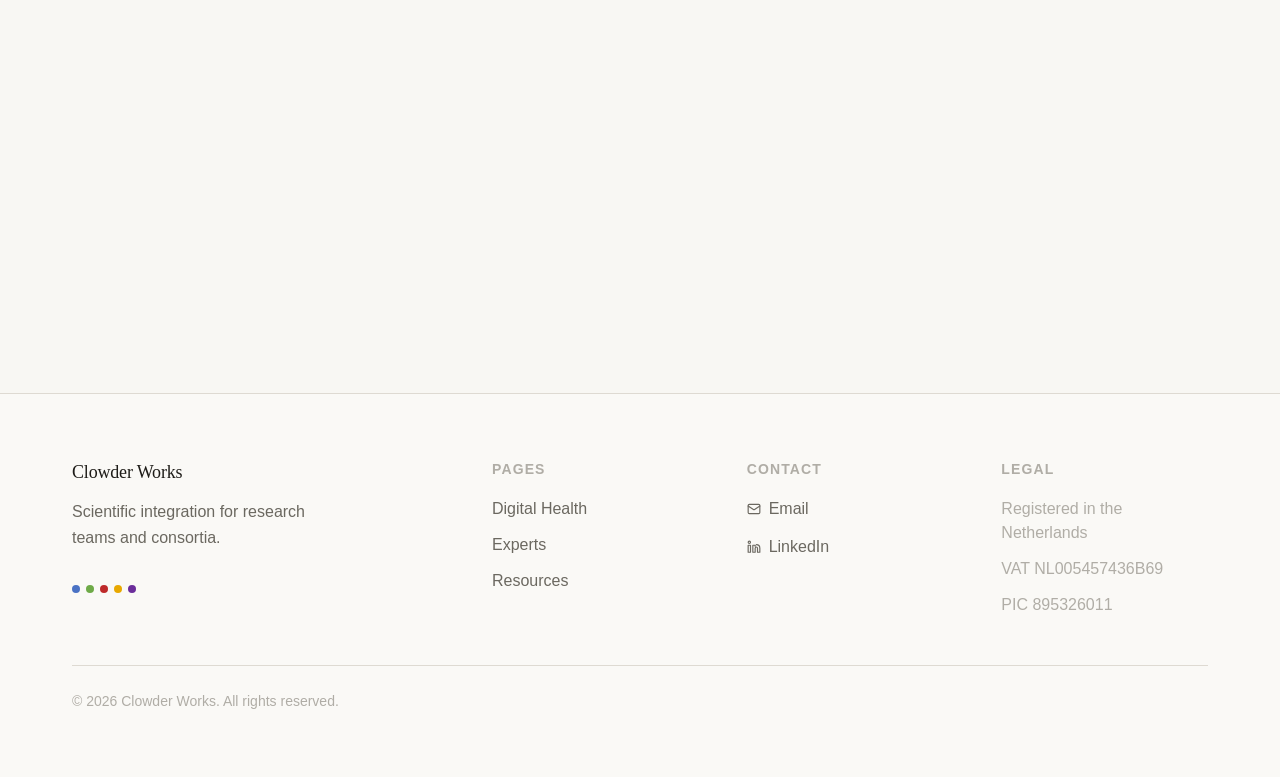
<file: experts.html>
<!DOCTYPE html>
<html lang="en">
<head>
  <meta charset="UTF-8" />
  <meta name="viewport" content="width=device-width, initial-scale=1.0" />
  <title>Experts — Clowder Works</title>
  <meta name="description" content="Ekaterina Kutafina — lead expert at Clowder Works, scientific integration specialist." />
  <link rel="canonical" href="https://clowder-works.nl/experts.html" />

  <!-- Favicon -->
  <link rel="icon" type="image/png" href="./assets/logo.png" />
  <link rel="apple-touch-icon" href="./assets/logo.png" />

  <!-- Open Graph -->
  <meta property="og:type" content="website" />
  <meta property="og:url" content="https://clowder-works.nl/experts.html" />
  <meta property="og:title" content="Experts — Clowder Works" />
  <meta property="og:description" content="Ekaterina Kutafina — lead expert at Clowder Works, scientific integration specialist." />
  <meta property="og:site_name" content="Clowder Works" />
  <meta property="og:image" content="https://clowder-works.nl/assets/logo.png" />

  <script>(function(){var t=matchMedia('(prefers-color-scheme:dark)').matches?'dark':'light';document.documentElement.setAttribute('data-theme',t);})();</script>
  <link href="https://api.fontshare.com/v2/css?f[]=zodiak@400,500,700&f[]=general-sans@300,400,500,600&display=swap" rel="stylesheet" />
  <link href="style.css" rel="stylesheet" />
</head>

<body>
  <a class="skip-link" href="#main">Skip to main content</a>

  <div id="site-header"></div>

  <main id="main">

    <!-- ── HERO ── -->
    <section class="hero" aria-labelledby="experts-hero-heading">
      <div class="container">
        <div class="hero-content">
          <div class="hero-eyebrow">
            <div class="footer-nodes" aria-hidden="true">
              <span class="footer-node" style="background:var(--color-node-blue)"></span>
              <span class="footer-node" style="background:var(--color-node-green)"></span>
              <span class="footer-node" style="background:var(--color-node-red)"></span>
              <span class="footer-node" style="background:var(--color-node-amber)"></span>
              <span class="footer-node" style="background:var(--color-node-purple)"></span>
            </div>
            The team
          </div>
          <h1 id="experts-hero-heading">Experts</h1>
          <p class="hero-subhead">Integration work requires domain credibility. Clowder Works brings hands-on research experience — and a wider network of specialists assembled to match what each project actually needs.</p>
        </div>
      </div>
    </section>

    <hr class="divider" />

    <!-- ── PROFILE ── -->
    <section class="integration-section fade-in" aria-labelledby="profile-heading">
      <div class="container--default">
        <p class="section-label">Lead expert &amp; founder</p>
        <div class="integration-grid">

          <div class="integration-prose">
            <h2 class="section-title" id="profile-heading">Ekaterina Kutafina</h2>
            <p class="profile-role" style="font-size:var(--text-sm);font-weight:600;color:var(--color-text-muted);letter-spacing:0.04em;margin-bottom:var(--space-6);">Scientific Integration Specialist</p>
            <p>Ekaterina holds doctorates in applied mathematics and theoretical medicine. For more than a decade she has worked at the intersection of computational medicine, medical data science, and research infrastructure — combining active research, research leadership, and direct experience with clinical data systems.</p>
            <p>She is involved in meta-research on inter- and transdisciplinarity as a member of the Global Alliance on Inter- and Transdisciplinary Research, which informs how Clowder Works approaches integration methodology.</p>
            <p>This background positions her to work at peer level with both scientific and technical partners — contributing to integration design as a practitioner, not as a process consultant.</p>
            <a class="btn btn-primary nav-email-link" style="margin-top:var(--space-6);">
              <svg width="16" height="16" viewBox="0 0 24 24" fill="none" stroke="currentColor" stroke-width="2" aria-hidden="true"><path d="M4 4h16c1.1 0 2 .9 2 2v12c0 1.1-.9 2-2 2H4c-1.1 0-2-.9-2-2V6c0-1.1.9-2 2-2z"/><polyline points="22,6 12,13 2,6"/></svg>
              Get in touch
            </a>
          </div>

          <div class="integration-pull reveal-clip" style="padding:0;border:none;background:none;display:flex;flex-direction:column;gap:var(--space-6);">
            <div style="border-radius:var(--radius-xl);overflow:hidden;background:var(--color-surface-offset);">
              <img
                src="./assets/ek2.png"
                alt="Ekaterina Kutafina presenting at a research event"
                width="420"
                height="560"
                loading="eager"
                style="width:100%;height:auto;display:block;"
              />
            </div>
            <div style="display:flex;flex-wrap:wrap;gap:var(--space-2);">
              <span style="display:inline-flex;align-items:center;gap:var(--space-2);font-size:var(--text-xs);font-weight:600;color:var(--color-text-muted);background:var(--color-surface-offset);padding:var(--space-1) var(--space-3);border-radius:var(--radius-full);">
                <span style="width:7px;height:7px;border-radius:50%;background:#4A72C4;flex-shrink:0;"></span>Computational medicine
              </span>
              <span style="display:inline-flex;align-items:center;gap:var(--space-2);font-size:var(--text-xs);font-weight:600;color:var(--color-text-muted);background:var(--color-surface-offset);padding:var(--space-1) var(--space-3);border-radius:var(--radius-full);">
                <span style="width:7px;height:7px;border-radius:50%;background:#6EAA47;flex-shrink:0;"></span>Medical informatics
              </span>
              <span style="display:inline-flex;align-items:center;gap:var(--space-2);font-size:var(--text-xs);font-weight:600;color:var(--color-text-muted);background:var(--color-surface-offset);padding:var(--space-1) var(--space-3);border-radius:var(--radius-full);">
                <span style="width:7px;height:7px;border-radius:50%;background:#BE2A2A;flex-shrink:0;"></span>Clinical data systems
              </span>
              <span style="display:inline-flex;align-items:center;gap:var(--space-2);font-size:var(--text-xs);font-weight:600;color:var(--color-text-muted);background:var(--color-surface-offset);padding:var(--space-1) var(--space-3);border-radius:var(--radius-full);">
                <span style="width:7px;height:7px;border-radius:50%;background:#E8A800;flex-shrink:0;"></span>Digital twins
              </span>
              <span style="display:inline-flex;align-items:center;gap:var(--space-2);font-size:var(--text-xs);font-weight:600;color:var(--color-text-muted);background:var(--color-surface-offset);padding:var(--space-1) var(--space-3);border-radius:var(--radius-full);">
                <span style="width:7px;height:7px;border-radius:50%;background:#6B2D9A;flex-shrink:0;"></span>Research infrastructure
              </span>
            </div>
          </div>

        </div>
      </div>
    </section>

    <hr class="divider" />

    <!-- ── NETWORK ── -->
    <section class="fade-in" aria-labelledby="network-heading">
      <div class="container--default">
        <p class="section-label">The wider network</p>
        <h2 class="section-title" id="network-heading">A wider network, tailored to each project</h2>
        <p class="section-body">Depending on the scope and domain of your project, Clowder Works collaborates with trusted specialists to extend the core integration work with the precise expertise your project needs.</p>
        <div class="services-grid" style="margin-top:var(--space-10);">

          <article class="service-card fade-in" style="border-top-color:var(--color-node-green);grid-column:auto;">
            <p class="service-card-number">Research data</p>
            <h3>Data stewards</h3>
            <p>Specialists in data collection, curation, governance, and FAIR principles across heterogeneous research environments.</p>
          </article>

          <article class="service-card fade-in" style="border-top-color:var(--color-node-red);">
            <p class="service-card-number">Clinical practice</p>
            <h3>Clinicians</h3>
            <p>Medical professionals who ground research questions in clinical reality and ensure outputs are meaningful and applicable in practice.</p>
          </article>

          <article class="service-card fade-in" style="border-top-color:var(--color-node-blue);">
            <p class="service-card-number">Analysis &amp; modelling</p>
            <h3>Data analysts</h3>
            <p>Specialists who work across statistical, computational, and domain-specific methods to make health data interpretable and actionable.</p>
          </article>

          <article class="service-card fade-in" style="border-top-color:var(--color-node-purple);">
            <p class="service-card-number">Technical infrastructure</p>
            <h3>Computer scientists</h3>
            <p>Engineers and developers who bridge computational and scientific requirements, building tools that serve the research rather than constrain it.</p>
          </article>

        </div>
      </div>
    </section>

    <hr class="divider" />

    <!-- ── CONTACT ── -->
    <section class="contact-section" aria-labelledby="contact-heading">
      <div class="container--default">
        <div class="contact-inner fade-in">
          <div>
            <h2 id="contact-heading">Work with us on your project</h2>
            <p>Tell us about your project and we'll discuss what combination of expertise makes most sense for your specific needs.</p>
          </div>
          <div class="contact-actions">
            <a class="btn btn-primary nav-email-link">
              <svg width="16" height="16" viewBox="0 0 24 24" fill="none" stroke="currentColor" stroke-width="2" aria-hidden="true"><path d="M4 4h16c1.1 0 2 .9 2 2v12c0 1.1-.9 2-2 2H4c-1.1 0-2-.9-2-2V6c0-1.1.9-2 2-2z"/><polyline points="22,6 12,13 2,6"/></svg>
              Get in touch
            </a>
            <a href="index.html" class="btn btn-ghost">Back to home</a>
          </div>
        </div>
      </div>
    </section>

  </main>

  <div id="site-footer"></div>

  <script src="nav-init.js" defer></script>
  <script>
    Promise.all([
      fetch('nav.html').then(r => r.text()),
      fetch('footer.html').then(r => r.text())
    ]).then(([navHTML, footerHTML]) => {
      document.getElementById('site-header').innerHTML = navHTML;
      document.getElementById('site-footer').innerHTML = footerHTML;
      initNav();

      const u = 'clowder.works', d = 'gmail.com';
      document.querySelectorAll('.nav-email-link').forEach(a => {
        a.href = 'mailto:' + u + '@' + d;
      });
    });
  </script>
</body>
</html>
</file>
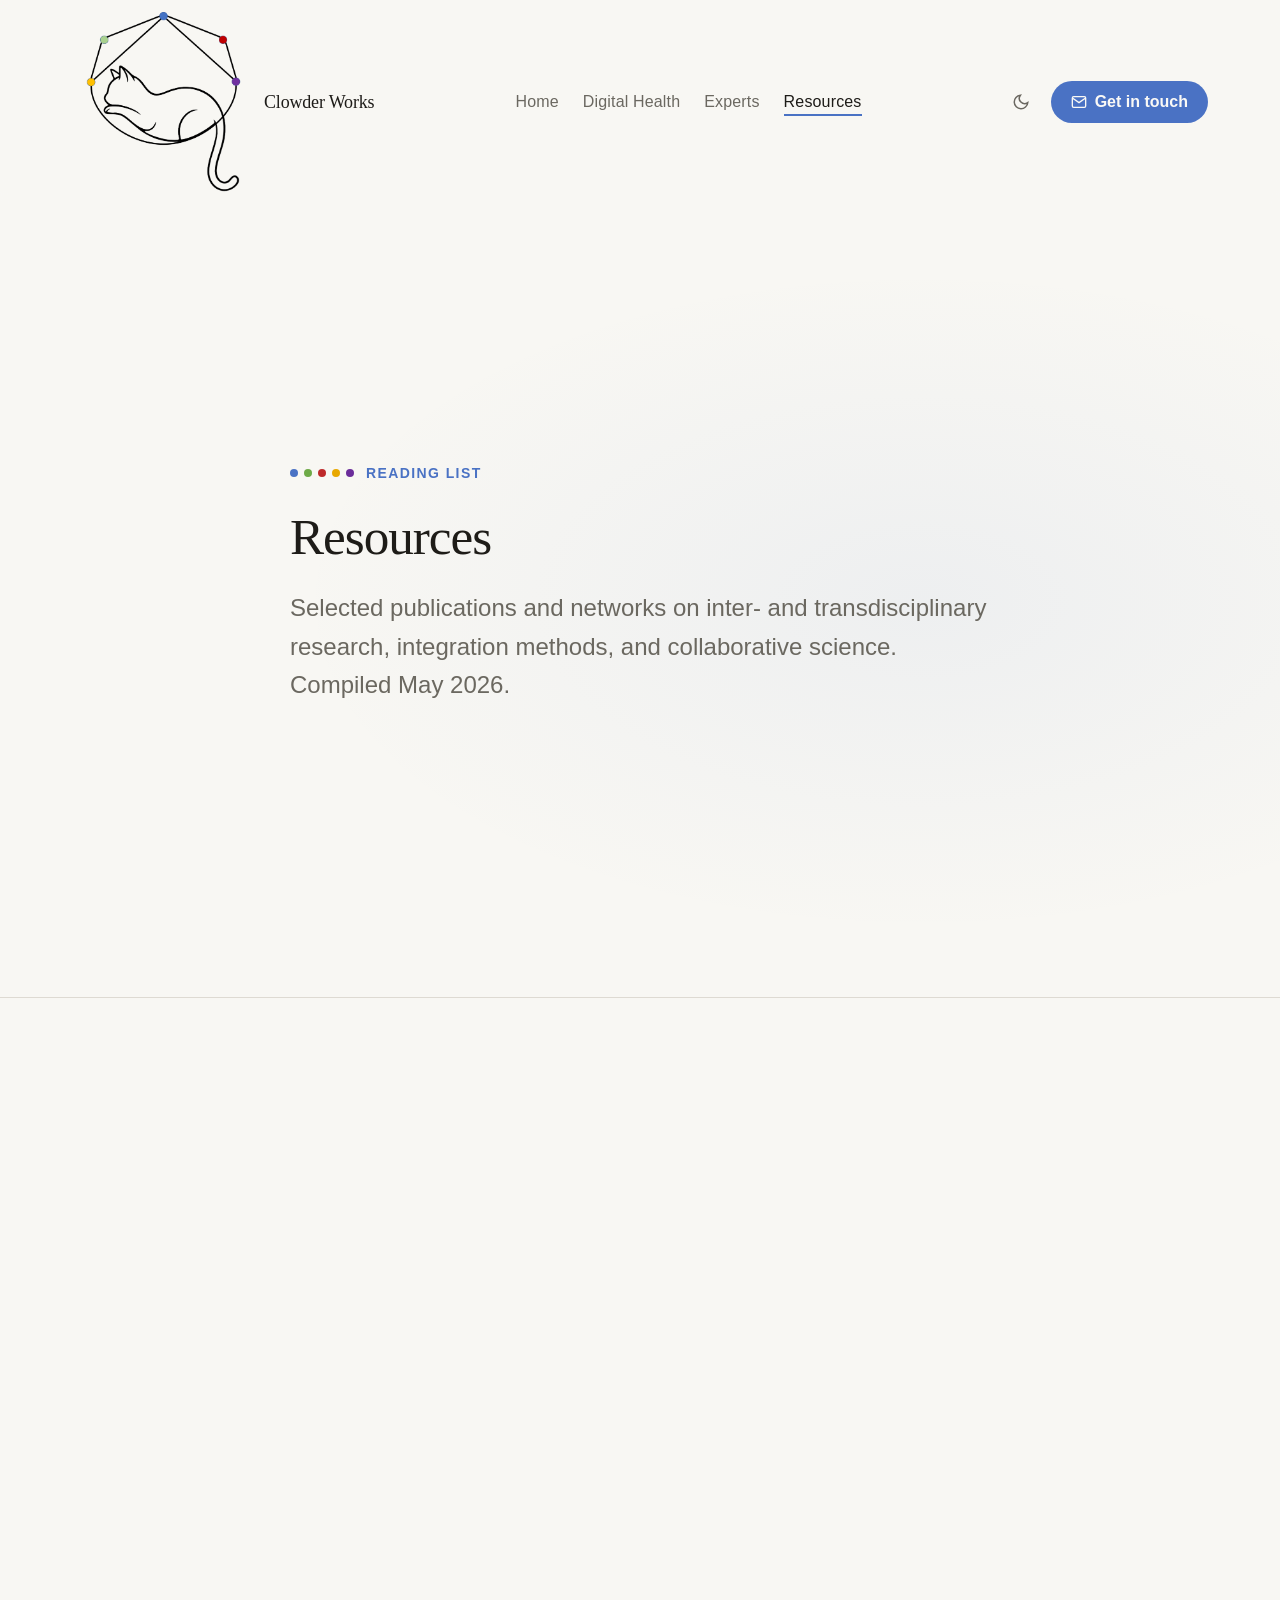
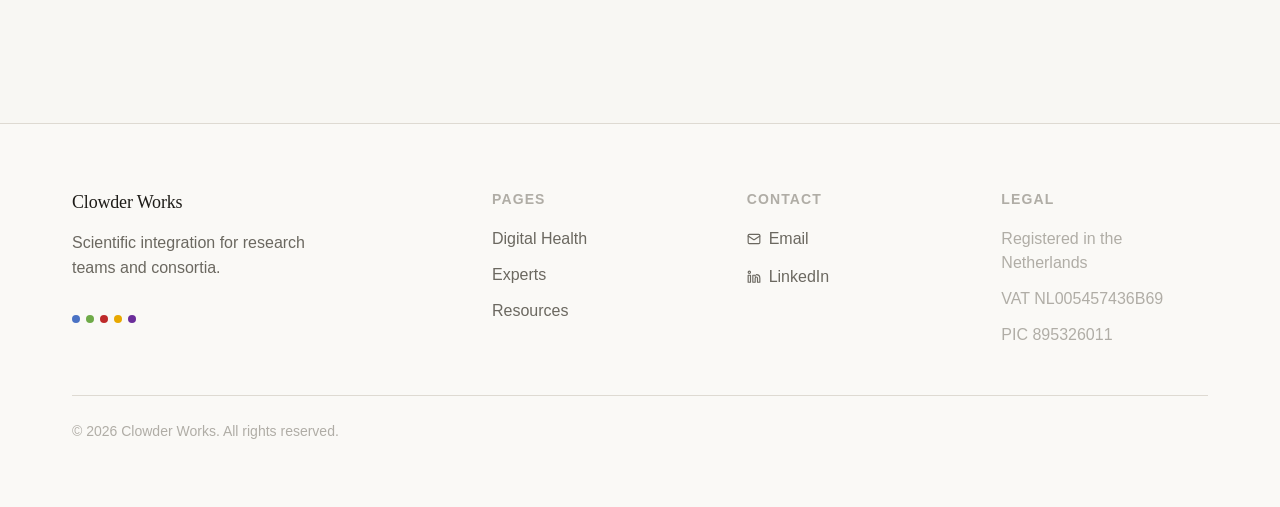
<file: resources.html>
<!DOCTYPE html>
<html lang="en">
<head>
  <meta charset="UTF-8" />
  <meta name="viewport" content="width=device-width, initial-scale=1.0" />
  <title>Resources — Clowder Works</title>
  <meta name="description" content="Key publications and networks on inter- and transdisciplinary research, integration methods, and collaborative science." />
  <link rel="canonical" href="https://clowder-works.nl/resources.html" />

  <!-- Favicon -->
  <link rel="icon" type="image/png" href="./assets/logo.png" />
  <link rel="apple-touch-icon" href="./assets/logo.png" />

  <!-- Open Graph -->
  <meta property="og:type" content="website" />
  <meta property="og:url" content="https://clowder-works.nl/resources.html" />
  <meta property="og:title" content="Resources — Clowder Works" />
  <meta property="og:description" content="Key publications and networks on inter- and transdisciplinary research, integration methods, and collaborative science." />
  <meta property="og:site_name" content="Clowder Works" />
  <meta property="og:image" content="https://clowder-works.nl/assets/logo.png" />

  <script>(function(){var t=matchMedia('(prefers-color-scheme:dark)').matches?'dark':'light';document.documentElement.setAttribute('data-theme',t);})();</script>
  <link href="https://api.fontshare.com/v2/css?f[]=zodiak@400,500,700&f[]=general-sans@300,400,500,600&display=swap" rel="stylesheet" />
  <link href="style.css" rel="stylesheet" />
</head>

<body>
  <a class="skip-link" href="#main">Skip to main content</a>

  <div id="site-header"></div>

  <main id="main">

    <!-- ── HERO ── -->
    <section class="hero" aria-labelledby="resources-hero-heading">
      <div class="container">
        <div class="hero-content">
          <div class="hero-eyebrow">
            <div class="footer-nodes" aria-hidden="true">
              <span class="footer-node" style="background:var(--color-node-blue)"></span>
              <span class="footer-node" style="background:var(--color-node-green)"></span>
              <span class="footer-node" style="background:var(--color-node-red)"></span>
              <span class="footer-node" style="background:var(--color-node-amber)"></span>
              <span class="footer-node" style="background:var(--color-node-purple)"></span>
            </div>
            Reading list
          </div>
          <h1 id="resources-hero-heading">Resources</h1>
          <p class="hero-subhead">Selected publications and networks on inter- and transdisciplinary research, integration methods, and collaborative science. Compiled May 2026.</p>
        </div>
      </div>
    </section>

    <hr class="divider" />

    <!-- ── 1. INTEGRATION EXPERTISE ── -->
    <section class="fade-in" aria-labelledby="integration-heading">
      <div class="container--default">
        <p class="section-label">Integration expertise</p>
        <h2 class="section-title" id="integration-heading">What integration expertise is and why it matters</h2>
        <p class="section-body">Foundational texts and research on what ITD integration is, who does it, and what makes it a distinct form of expertise — not generic coordination or facilitation.</p>
        <div class="services-grid" style="margin-top:var(--space-10);">

          <article class="service-card fade-in" style="border-top-color:var(--color-node-purple);">
            <p class="service-card-number">Paper &middot; <em>Humanities and Social Sciences Communications</em> &middot; 2022 &middot; Open access</p>
            <h3>Integrate the Integrators!</h3>
            <p>Hoffmann, Deutsch, Thompson Klein &amp; O'Rourke. Argues that despite integration being the central challenge of ITD research, academia offers no recognised career path for the people who do it. Proposes four concrete remedies.</p>
            <a href="https://doi.org/10.1057/s41599-022-01138-z" class="service-card-link" target="_blank" rel="noopener noreferrer">
              DOI: 10.1057/s41599-022-01138-z
              <svg width="14" height="14" viewBox="0 0 24 24" fill="none" stroke="currentColor" stroke-width="2.5" aria-hidden="true"><path d="M5 12h14M12 5l7 7-7 7"/></svg>
            </a>
          </article>

          <article class="service-card fade-in" style="border-top-color:var(--color-node-amber);">
            <p class="service-card-number">Paper &middot; <em>Sustainability Science</em> &middot; 2025 &middot; Open access</p>
            <h3>"Herding Cats": Integrative Leadership in ITD Programs</h3>
            <p>Deutsch et al. Identifies six core leadership challenges in ITD programmes and makes an empirical case that leading this work is a specialist skill — not generic research management.</p>
            <a href="https://doi.org/10.1007/s11625-024-01585-4" class="service-card-link" target="_blank" rel="noopener noreferrer">
              DOI: 10.1007/s11625-024-01585-4
              <svg width="14" height="14" viewBox="0 0 24 24" fill="none" stroke="currentColor" stroke-width="2.5" aria-hidden="true"><path d="M5 12h14M12 5l7 7-7 7"/></svg>
            </a>
          </article>

          <article class="service-card fade-in" style="border-top-color:var(--color-node-blue);">
            <p class="service-card-number">Paper &middot; <em>Humanities and Social Sciences Communications</em> &middot; 2024 &middot; Open access</p>
            <h3>Toolkitting: An Unrecognized Form of Expertise</h3>
            <p>Laursen, Vienni-Baptista, Bammer et al. Identifies "toolkitting" — the creation and adaptation of practical methods for ITD work — as a distinct, undervalued form of expertise. Connects toolkit development to the broader challenge of overcoming fragmentation in inter- and transdisciplinary research.</p>
            <a href="https://doi.org/10.1057/s41599-024-03279-9" class="service-card-link" target="_blank" rel="noopener noreferrer">
              DOI: 10.1057/s41599-024-03279-9
              <svg width="14" height="14" viewBox="0 0 24 24" fill="none" stroke="currentColor" stroke-width="2.5" aria-hidden="true"><path d="M5 12h14M12 5l7 7-7 7"/></svg>
            </a>
          </article>

          <article class="service-card fade-in" style="border-top-color:var(--color-node-purple);">
            <p class="service-card-number">Paper &middot; <em>PNAS</em> &middot; 2024 &middot; Open access</p>
            <h3>Slow Convergence: Career Impediments to Interdisciplinary Research</h3>
            <p>Berkes, Marion, Milojević &amp; Weinberg. Analyses 154,021 biomedical PhD holders over four decades showing that the most interdisciplinary researchers leave publishing earliest — quantitative evidence that careers actively select against boundary-crossers.</p>
            <a href="https://doi.org/10.1073/pnas.2402646121" class="service-card-link" target="_blank" rel="noopener noreferrer">
              DOI: 10.1073/pnas.2402646121
              <svg width="14" height="14" viewBox="0 0 24 24" fill="none" stroke="currentColor" stroke-width="2.5" aria-hidden="true"><path d="M5 12h14M12 5l7 7-7 7"/></svg>
            </a>
          </article>

          <article class="service-card fade-in" style="border-top-color:var(--color-node-green);">
            <p class="service-card-number">Paper &middot; <em>Humanities and Social Sciences Communications</em> &middot; 2025 &middot; Open access</p>
            <h3>Evaluating Transdisciplinary Methods: A New Scale for Knowledge Integration</h3>
            <p>Pohl et al. Develops and validates a 25-item scale for assessing how well transdisciplinary methods support knowledge integration, tested empirically across research workshops. A practical tool for teams designing ITD processes.</p>
            <a href="https://doi.org/10.1057/s41599-025-05634-w" class="service-card-link" target="_blank" rel="noopener noreferrer">
              DOI: 10.1057/s41599-025-05634-w
              <svg width="14" height="14" viewBox="0 0 24 24" fill="none" stroke="currentColor" stroke-width="2.5" aria-hidden="true"><path d="M5 12h14M12 5l7 7-7 7"/></svg>
            </a>
          </article>

          <article class="service-card fade-in" style="border-top-color:var(--color-node-red);">
            <p class="service-card-number">Paper &middot; <em>Humanities and Social Sciences Communications</em> &middot; 2025 &middot; Open access</p>
            <h3>Not All Who Integrate Are Academics</h3>
            <p>Hoffmann et al. Zooms in on extra-academic integrative expertise — the practitioners, policy brokers, and facilitators who do integration work outside universities. Broadens the field's understanding of who integrators are and where they operate.</p>
            <a href="https://doi.org/10.1057/s41599-025-04661-x" class="service-card-link" target="_blank" rel="noopener noreferrer">
              DOI: 10.1057/s41599-025-04661-x
              <svg width="14" height="14" viewBox="0 0 24 24" fill="none" stroke="currentColor" stroke-width="2.5" aria-hidden="true"><path d="M5 12h14M12 5l7 7-7 7"/></svg>
            </a>
          </article>

        </div>
      </div>
    </section>

    <hr class="divider" />

    <!-- ── 2. GENERAL RESOURCES & TOOLBOXES ── -->
    <section class="integration-section fade-in" aria-labelledby="general-heading">
      <div class="container--default">
        <p class="section-label">General resources &amp; toolboxes</p>
        <h2 class="section-title" id="general-heading">Communities, networks, and practical tools</h2>
        <p class="section-body">The main hubs for ongoing research, methods, and community around ITD and integration — including toolkits that bridge theory and day-to-day practice.</p>
        <div class="services-grid" style="margin-top:var(--space-10);">

          <article class="service-card fade-in" style="border-top-color:var(--color-node-blue);">
            <p class="service-card-number">Network &middot; Global</p>
            <h3>ITD Alliance</h3>
            <p>The global network for inter- and transdisciplinary research. Organises working groups, curates journals, conferences, and handbooks, and connects institutions and individuals working on ITD theory and practice.</p>
            <a href="https://itd-alliance.org" class="service-card-link" target="_blank" rel="noopener noreferrer">
              itd-alliance.org
              <svg width="14" height="14" viewBox="0 0 24 24" fill="none" stroke="currentColor" stroke-width="2.5" aria-hidden="true"><path d="M5 12h14M12 5l7 7-7 7"/></svg>
            </a>
          </article>

          <article class="service-card fade-in" style="border-top-color:var(--color-node-green);">
            <p class="service-card-number">Blog &middot; Weekly &middot; Free</p>
            <h3>i2Insights</h3>
            <p>A global, open, peer-curated blog publishing weekly contributions on concepts, methods, and frameworks for tackling complex problems through research. The most actively maintained practical resource in the field.</p>
            <a href="https://i2insights.org" class="service-card-link" target="_blank" rel="noopener noreferrer">
              i2insights.org
              <svg width="14" height="14" viewBox="0 0 24 24" fill="none" stroke="currentColor" stroke-width="2.5" aria-hidden="true"><path d="M5 12h14M12 5l7 7-7 7"/></svg>
            </a>
          </article>

          <article class="service-card fade-in" style="border-top-color:var(--color-node-purple);">
            <p class="service-card-number">Toolkit &middot; Free</p>
            <h3>td-net Toolbox</h3>
            <p>Twenty tested tools for co-producing knowledge in transdisciplinary research, covering the full project lifecycle. Bridges abstract integration frameworks and day-to-day facilitation practice.</p>
            <a href="https://naturalsciences.ch/co-producing-knowledge-explained/methods/td-net_toolbox" class="service-card-link" target="_blank" rel="noopener noreferrer">
              Open toolbox
              <svg width="14" height="14" viewBox="0 0 24 24" fill="none" stroke="currentColor" stroke-width="2.5" aria-hidden="true"><path d="M5 12h14M12 5l7 7-7 7"/></svg>
            </a>
          </article>

          <article class="service-card fade-in" style="border-top-color:var(--color-node-amber);">
            <p class="service-card-number">Project &middot; EU Horizon 2020</p>
            <h3>SHAPE-ID</h3>
            <p>EU Horizon 2020 project producing toolkits and policy briefs for integrating Arts, Humanities, and Social Sciences into interdisciplinary research in European settings.</p>
            <a href="https://www.shapeidtoolkit.eu" class="service-card-link" target="_blank" rel="noopener noreferrer">
              shapeidtoolkit.eu
              <svg width="14" height="14" viewBox="0 0 24 24" fill="none" stroke="currentColor" stroke-width="2.5" aria-hidden="true"><path d="M5 12h14M12 5l7 7-7 7"/></svg>
            </a>
          </article>

          <article class="service-card fade-in" style="border-top-color:var(--color-node-red);">
            <p class="service-card-number">Toolkit &middot; EWUU Alliance &middot; Free</p>
            <h3>CUCo Toolkit — Challenging Unusual Collaborations</h3>
            <p>A practical toolkit developed by the EWUU Alliance for setting up and facilitating unusual — cross-sector, cross-disciplinary — collaborations. Covers tools and methods for the full collaboration lifecycle.</p>
            <a href="https://unusualcollaborations.ewuu.nl/toolkit/" class="service-card-link" target="_blank" rel="noopener noreferrer">
              Open toolkit
              <svg width="14" height="14" viewBox="0 0 24 24" fill="none" stroke="currentColor" stroke-width="2.5" aria-hidden="true"><path d="M5 12h14M12 5l7 7-7 7"/></svg>
            </a>
          </article>

          <article class="service-card fade-in" style="border-top-color:var(--color-node-blue);">
            <p class="service-card-number">Toolkit &middot; Manaaki Whenua Landcare Research &middot; Free</p>
            <h3>Integrated Research Toolkit</h3>
            <p>A hands-on guide to integrated research concepts and techniques — covering what integrated research is, when to use it, foundational methods, team dynamics, and a Kaupapa Māori approach to integration and transdisciplinary research.</p>
            <a href="https://integrated.landcareresearch.co.nz/" class="service-card-link" target="_blank" rel="noopener noreferrer">
              Open toolkit
              <svg width="14" height="14" viewBox="0 0 24 24" fill="none" stroke="currentColor" stroke-width="2.5" aria-hidden="true"><path d="M5 12h14M12 5l7 7-7 7"/></svg>
            </a>
          </article>

        </div>
      </div>
    </section>

  </main>

  <div id="site-footer"></div>

  <script src="nav-init.js" defer></script>
  <script>
    Promise.all([
      fetch('nav.html').then(r => r.text()),
      fetch('footer.html').then(r => r.text())
    ]).then(([navHTML, footerHTML]) => {
      document.getElementById('site-header').innerHTML = navHTML;
      document.getElementById('site-footer').innerHTML = footerHTML;
      initNav();
    });
  </script>
</body>
</html>
</file>
<file: style.css>
/* ── ART DIRECTION ───────────────────────────────────────────────
   Concept: Scientific bridge-building. Quiet authority.
   Palette: Warm off-white surfaces + logo node colours as accents
   Logo colours: blue #4A72C4, green #6EAA47, red #BE2A2A,
                 amber #E8A800, purple #6B2D9A
   Primary accent: blue #4A72C4 (the top node — connects everything)
   Typography: Zodiak (display) + General Sans (body)
   Density: Spacious, editorial
─────────────────────────────────────────────────────────────── */

:root, [data-theme="light"] {
  --text-xs:   clamp(0.75rem,  0.7rem  + 0.25vw, 0.875rem);
  --text-sm:   clamp(0.875rem, 0.8rem  + 0.35vw, 1rem);
  --text-base: clamp(1rem,     0.95rem + 0.25vw, 1.125rem);
  --text-lg:   clamp(1.125rem, 1rem    + 0.75vw, 1.5rem);
  --text-xl:   clamp(1.5rem,   1.2rem  + 1.25vw, 2.25rem);
  --text-2xl:  clamp(2rem,     1.2rem  + 2.5vw,  3.5rem);
  --text-3xl:  clamp(2.5rem,   1rem    + 4vw,    5rem);

  --space-1:0.25rem;--space-2:0.5rem;--space-3:0.75rem;
  --space-4:1rem;--space-5:1.25rem;--space-6:1.5rem;
  --space-8:2rem;--space-10:2.5rem;--space-12:3rem;
  --space-16:4rem;--space-20:5rem;--space-24:6rem;--space-32:8rem;

  --color-bg:              #f8f7f3;
  --color-surface:         #faf9f6;
  --color-surface-2:       #fcfcfa;
  --color-surface-offset:  #f2efe9;
  --color-surface-dynamic: #e8e4dc;
  --color-divider:         #dedad2;
  --color-border:          #d2cec6;

  --color-text:            #1e1c18;
  --color-text-muted:      #6b6860;
  --color-text-faint:      #b0ada6;
  --color-text-inverse:    #faf9f6;

  --color-primary:         #4A72C4;
  --color-primary-hover:   #3a5ba0;
  --color-primary-active:  #2d4780;
  --color-primary-highlight: #dce5f5;

  --color-node-blue:   #4A72C4;
  --color-node-green:  #6EAA47;
  --color-node-red:    #BE2A2A;
  --color-node-amber:  #E8A800;
  --color-node-purple: #6B2D9A;

  --radius-sm:0.375rem;--radius-md:0.5rem;
  --radius-lg:0.75rem;--radius-xl:1rem;--radius-full:9999px;

  --transition-interactive: 180ms cubic-bezier(0.16, 1, 0.3, 1);

  --shadow-sm: 0 1px 3px rgba(30,28,24,0.07);
  --shadow-md: 0 4px 16px rgba(30,28,24,0.09);
  --shadow-lg: 0 12px 40px rgba(30,28,24,0.12);

  --content-narrow:640px;--content-default:960px;--content-wide:1200px;
  --font-display:'Zodiak','Georgia',serif;
  --font-body:'General Sans','Helvetica Neue',sans-serif;
}

[data-theme="dark"] {
  --color-bg:#171614;--color-surface:#1c1b19;--color-surface-2:#201f1d;
  --color-surface-offset:#1d1c1a;--color-surface-dynamic:#2d2c2a;
  --color-divider:#262523;--color-border:#393836;
  --color-text:#cdccca;--color-text-muted:#797876;
  --color-text-faint:#5a5957;--color-text-inverse:#2b2a28;
  --color-primary:#6b91d4;--color-primary-hover:#8aaade;
  --color-primary-active:#4A72C4;--color-primary-highlight:#1e2a40;
  --color-node-blue:#6b91d4;--color-node-green:#8fca66;
  --color-node-red:#d96060;--color-node-amber:#f0bc30;--color-node-purple:#9b5fc0;
  --shadow-sm:0 1px 3px rgba(0,0,0,0.25);
  --shadow-md:0 4px 16px rgba(0,0,0,0.35);
  --shadow-lg:0 12px 40px rgba(0,0,0,0.45);
}
@media(prefers-color-scheme:dark){
  :root:not([data-theme]){
    --color-bg:#171614;--color-surface:#1c1b19;--color-surface-2:#201f1d;
    --color-surface-offset:#1d1c1a;--color-surface-dynamic:#2d2c2a;
    --color-divider:#262523;--color-border:#393836;
    --color-text:#cdccca;--color-text-muted:#797876;
    --color-text-faint:#5a5957;--color-text-inverse:#2b2a28;
    --color-primary:#6b91d4;--color-primary-hover:#8aaade;
    --color-primary-active:#4A72C4;--color-primary-highlight:#1e2a40;
    --color-node-blue:#6b91d4;--color-node-green:#8fca66;
    --color-node-red:#d96060;--color-node-amber:#f0bc30;--color-node-purple:#9b5fc0;
  }
}

/* ── BASE ── */
*,*::before,*::after{box-sizing:border-box;margin:0;padding:0;}
html{-webkit-font-smoothing:antialiased;-moz-osx-font-smoothing:grayscale;
  text-rendering:optimizeLegibility;scroll-behavior:smooth;
  hanging-punctuation:first last;scroll-padding-top:var(--space-10);}
body{min-height:100dvh;line-height:1.65;font-family:var(--font-body);
  font-size:var(--text-base);color:var(--color-text);background:var(--color-bg);}
img,picture,video,svg{display:block;max-width:100%;height:auto;}
ul[role="list"],ol[role="list"]{list-style:none;}
input,button,textarea,select{font:inherit;color:inherit;}
h1,h2,h3,h4{text-wrap:balance;line-height:1.15;font-family:var(--font-display);}
p,li{text-wrap:pretty;max-width:72ch;}
::selection{background:oklch(from var(--color-primary) l c h / 0.2);color:var(--color-text);}
:focus-visible{outline:2px solid var(--color-primary);outline-offset:3px;border-radius:var(--radius-sm);}
@media(prefers-reduced-motion:reduce){
  *,*::before,*::after{animation-duration:0.01ms!important;
    animation-iteration-count:1!important;transition-duration:0.01ms!important;}
}
button{cursor:pointer;background:none;border:none;}
a,button,[role="button"]{
  transition:color var(--transition-interactive),
    background var(--transition-interactive),
    border-color var(--transition-interactive),
    box-shadow var(--transition-interactive),
    opacity var(--transition-interactive);
}
.sr-only{position:absolute;width:1px;height:1px;padding:0;margin:-1px;
  overflow:hidden;clip:rect(0,0,0,0);white-space:nowrap;border-width:0;}

/* ── SCROLL REVEAL ── */
.fade-in{opacity:1;}
@supports(animation-timeline:scroll()){
  .fade-in{opacity:0;animation:reveal-fade linear both;
    animation-timeline:view();animation-range:entry 0% entry 80%;}
}
@keyframes reveal-fade{to{opacity:1;}}
.reveal-clip{opacity:1;}
@supports(animation-timeline:scroll()){
  .reveal-clip{clip-path:inset(8% 0 0 0);opacity:0;
    animation:reveal-full linear both;animation-timeline:view();
    animation-range:entry 0% entry 70%;}
}
@keyframes reveal-full{to{clip-path:inset(0 0 0 0);opacity:1;}}

/* ── LAYOUT ── */
.container{max-width:var(--content-wide);margin-inline:auto;
  padding-inline:clamp(var(--space-4),4vw,var(--space-8));}
.container--default{max-width:var(--content-default);margin-inline:auto;
  padding-inline:clamp(var(--space-4),4vw,var(--space-8));}
.container--wide{max-width:var(--content-wide);margin-inline:auto;
  padding-inline:clamp(var(--space-4),4vw,var(--space-8));}

/* ── SKIP LINK ── */
.skip-link{position:absolute;top:var(--space-2);left:var(--space-2);
  background:var(--color-primary);color:var(--color-text-inverse);
  padding:var(--space-2) var(--space-4);border-radius:var(--radius-md);
  font-size:var(--text-sm);font-weight:600;z-index:9999;
  transform:translateY(-200%);transition:transform var(--transition-interactive);}
.skip-link:focus{transform:translateY(0);}

/* ── NAV ── */
.site-nav{position:sticky;top:0;z-index:100;
  background:oklch(from var(--color-bg) l c h / 0.92);
  backdrop-filter:blur(14px) saturate(1.4);
  border-bottom:1px solid transparent;
  transition:border-color var(--transition-interactive),box-shadow var(--transition-interactive);}
.site-nav.scrolled{border-color:var(--color-divider);box-shadow:var(--shadow-sm);}
.nav-inner{display:flex;align-items:center;gap:var(--space-6);
  padding-block:var(--space-3);max-width:var(--content-wide);margin-inline:auto;
  padding-inline:clamp(var(--space-4),4vw,var(--space-8));}
.nav-logo{display:flex;align-items:center;gap:var(--space-3);
  text-decoration:none;color:var(--color-text);flex-shrink:0;}
.nav-logo img{width:180px;height:180px;object-fit:contain;flex-shrink:0;
  transition:filter var(--transition-interactive);}

/* Dark mode logo fix */
[data-theme="dark"] .nav-logo img { filter:invert(1) hue-rotate(180deg); }
@media(prefers-color-scheme:dark){ :root:not([data-theme]) .nav-logo img { filter:invert(1) hue-rotate(180deg); } }

.nav-wordmark{font-family:var(--font-display);font-size:var(--text-base);
  font-weight:500;letter-spacing:-0.01em;line-height:1;}
.nav-links{display:flex;align-items:center;gap:var(--space-6);
  list-style:none;margin-inline-start:auto;}
.nav-links a{font-size:var(--text-sm);font-weight:500;color:var(--color-text-muted);
  text-decoration:none;letter-spacing:0.01em;padding-block:var(--space-1);
  border-bottom:2px solid transparent;
  transition:color var(--transition-interactive),border-color var(--transition-interactive);}
.nav-links a:hover{color:var(--color-text);}
.nav-links a.active{color:var(--color-text);border-bottom-color:var(--color-primary);}
.nav-right{display:flex;align-items:center;gap:var(--space-3);margin-inline-start:auto;}

.theme-toggle{display:flex;align-items:center;justify-content:center;
  width:36px;height:36px;border-radius:var(--radius-full);
  color:var(--color-text-muted);cursor:pointer;
  transition:color var(--transition-interactive),background var(--transition-interactive);}
.theme-toggle:hover{color:var(--color-text);background:var(--color-surface-offset);}

.btn{display:inline-flex;align-items:center;gap:var(--space-2);
  padding:var(--space-2) var(--space-5);border-radius:var(--radius-full);
  font-size:var(--text-sm);font-weight:600;text-decoration:none;cursor:pointer;
  transition:background var(--transition-interactive),color var(--transition-interactive),
    box-shadow var(--transition-interactive),transform var(--transition-interactive);}
.btn-primary{background:var(--color-primary);color:var(--color-text-inverse);border:none;}
.btn-primary:hover{background:var(--color-primary-hover);transform:translateY(-1px);box-shadow:var(--shadow-md);}
.btn-primary:active{transform:translateY(0);box-shadow:var(--shadow-sm);}
.btn-ghost{background:transparent;color:var(--color-text);
  border:1px solid oklch(from var(--color-text) l c h / 0.15);}
.btn-ghost:hover{background:var(--color-surface-offset);transform:translateY(-1px);}
.btn-ghost:active{transform:translateY(0);}

.nav-mobile-toggle{display:none;align-items:center;justify-content:center;
  width:40px;height:40px;border-radius:var(--radius-md);color:var(--color-text);
  margin-inline-start:auto;transition:background var(--transition-interactive);}
.nav-mobile-toggle:hover{background:var(--color-surface-offset);}
.nav-mobile-menu{display:none;flex-direction:column;gap:0;
  background:var(--color-surface);border-bottom:1px solid var(--color-divider);
  padding:var(--space-2) 0 var(--space-4);}
.nav-mobile-menu.open{display:flex;}
.nav-mobile-menu a{padding:var(--space-3) clamp(var(--space-4),4vw,var(--space-12));
  font-size:var(--text-base);font-weight:500;color:var(--color-text-muted);text-decoration:none;
  transition:color var(--transition-interactive),background var(--transition-interactive);}
.nav-mobile-menu a:hover{color:var(--color-text);background:var(--color-surface-offset);}
.nav-mobile-menu .btn-primary{margin:var(--space-3) clamp(var(--space-4),4vw,var(--space-12)) 0;width:fit-content;}
@media(max-width:768px){
  .nav-links,.nav-right .btn-primary{display:none;}
  .nav-mobile-toggle{display:flex;}
}
@media(min-width:769px){
  .nav-mobile-toggle{display:none;}
  .nav-mobile-menu{display:none!important;}
}

/* ── HERO ── */
.hero{min-height:88vh;display:flex;flex-direction:column;justify-content:center;
  padding-block:clamp(var(--space-20),10vw,var(--space-32));position:relative;overflow:hidden;}
.hero::before{content:'';position:absolute;inset:0;
  background:radial-gradient(ellipse 70% 60% at 72% 50%,
    oklch(from var(--color-primary) l c h / 0.06) 0%,transparent 70%);
  pointer-events:none;}
.hero-decoration{position:absolute;right:-40px;top:50%;transform:translateY(-50%);
  width:min(440px,42vw);height:min(440px,42vw);opacity:0.055;pointer-events:none;}
[data-theme="dark"] .hero-decoration{opacity:0.08;}
.hero-content{position:relative;z-index:1;max-width:700px;}
.hero-eyebrow{display:inline-flex;align-items:center;gap:var(--space-3);
  font-size:var(--text-xs);font-weight:600;letter-spacing:0.1em;text-transform:uppercase;
  color:var(--color-primary);margin-bottom:var(--space-6);}
.hero-eyebrow-dot{width:6px;height:6px;background:var(--color-primary);border-radius:50%;}
.hero h1{font-size:var(--text-2xl);font-weight:500;color:var(--color-text);
  letter-spacing:-0.02em;margin-bottom:var(--space-6);line-height:1.1;}
.hero h1 em{font-style:italic;color:var(--color-primary);}
.hero-subhead{font-family:var(--font-body);font-size:var(--text-lg);
  color:var(--color-text-muted);font-weight:400;line-height:1.6;
  margin-bottom:var(--space-10);max-width:56ch;}
.hero-actions{display:flex;align-items:center;gap:var(--space-4);flex-wrap:wrap;}

/* ── SECTION NAV ── */
.section-nav{
  padding-block: clamp(var(--space-10), 5vw, var(--space-16));
  background: var(--color-bg);
}
.section-nav-list{
  list-style: none;
  display: grid;
  grid-template-columns: repeat(4, 1fr);
  gap: 1px;
  background: var(--color-divider);
  border: 1px solid var(--color-divider);
  border-radius: var(--radius-xl);
  overflow: hidden;
}
.section-nav-link{
  display: flex;
  flex-direction: column;
  gap: var(--space-1);
  padding: var(--space-6) var(--space-6);
  background: var(--color-surface);
  text-decoration: none;
  transition: background var(--transition-interactive);
}
.section-nav-link:hover{ background: var(--color-surface-offset); }
.section-nav-link:hover .section-nav-title{ color: var(--color-primary); }
.section-nav-label{
  font-size: var(--text-xs);
  font-weight: 600;
  letter-spacing: 0.08em;
  text-transform: uppercase;
  color: var(--color-text-faint);
}
.section-nav-title{
  font-family: var(--font-display);
  font-size: var(--text-base);
  font-weight: 500;
  color: var(--color-text);
  line-height: 1.3;
  transition: color var(--transition-interactive);
  max-width: unset;
}
@media(max-width:900px){ .section-nav-list{ grid-template-columns: repeat(2, 1fr); } }
@media(max-width:500px){ .section-nav-list{ grid-template-columns: 1fr; } }

/* ── SHARED SECTION ── */
section{padding-block:clamp(var(--space-16),8vw,var(--space-32));}
.section-label{font-family:var(--font-body);font-size:var(--text-xs);font-weight:600;
  letter-spacing:0.1em;text-transform:uppercase;color:var(--color-primary);margin-bottom:var(--space-4);}
.section-title{font-family:var(--font-display);font-size:var(--text-2xl);
  font-weight:500;letter-spacing:-0.02em;line-height:1.15;color:var(--color-text);margin-bottom:var(--space-6);}
.section-body{font-size:var(--text-base);color:var(--color-text-muted);line-height:1.7;max-width:62ch;}
hr.divider{border:none;border-top:1px solid var(--color-divider);margin:0;}

/* ── INTEGRATION SECTION ── */
.integration-section{background:var(--color-surface);}
.integration-grid{display:grid;grid-template-columns:1fr 1fr;
  gap:clamp(var(--space-8),5vw,var(--space-20));align-items:start;}
.integration-prose p{font-size:var(--text-base);color:var(--color-text-muted);
  line-height:1.75;margin-bottom:var(--space-5);}
.integration-prose p:last-child{margin-bottom:0;}
.integration-pull{position:sticky;top:calc(var(--space-16) + var(--space-4));
  padding:var(--space-8) var(--space-8) var(--space-8) var(--space-10);
  border-left:3px solid var(--color-primary);
  background:var(--color-surface-2);border-radius:0 var(--radius-lg) var(--radius-lg) 0;}
.integration-pull blockquote{font-family:var(--font-display);font-size:var(--text-xl);
  font-weight:400;font-style:italic;line-height:1.4;color:var(--color-text);margin-bottom:var(--space-4);}
.integration-pull cite{font-family:var(--font-body);font-size:var(--text-xs);
  font-style:normal;font-weight:600;letter-spacing:0.06em;text-transform:uppercase;color:var(--color-text-faint);}
@media(max-width:768px){
  .integration-grid{grid-template-columns:1fr;}
  .integration-pull{position:static;}
}

/* ── SERVICES ── */
.services-grid{display:grid;grid-template-columns:1fr 1fr;gap:var(--space-4);margin-top:var(--space-12);}
.service-card{background:var(--color-surface);
  border:1px solid oklch(from var(--color-text) l c h / 0.08);
  border-radius:var(--radius-xl);padding:var(--space-8);
  border-top:3px solid var(--color-node-blue);
  transition:box-shadow var(--transition-interactive),transform var(--transition-interactive);}
.service-card:nth-child(1){border-top-color:var(--color-node-blue);}
.service-card:nth-child(2){border-top-color:var(--color-node-green);}
.service-card:nth-child(3){border-top-color:var(--color-node-amber);}
.service-card-number{font-family:var(--font-display);font-size:var(--text-xs);
  font-weight:400;color:var(--color-text-faint);letter-spacing:0.06em;
  text-transform:uppercase;margin-bottom:var(--space-4);}
.service-card h3{font-family:var(--font-display);font-size:var(--text-xl);
  font-weight:500;color:var(--color-text);letter-spacing:-0.01em;margin-bottom:var(--space-4);}
.service-card p{font-size:var(--text-base);color:var(--color-text-muted);line-height:1.7;}
.service-visual{border-radius:var(--radius-lg);overflow:hidden;
  background:var(--color-surface-offset);aspect-ratio:4/3;
  display:flex;align-items:center;justify-content:center;}
.service-visual svg{opacity:1;width:58%;height:58%;}
@media(max-width:768px){ .services-grid{grid-template-columns:1fr;} }

/* ── PATHWAYS ── */
.pathways-section{background:var(--color-surface);}
.pathways-grid{display:grid;grid-template-columns:repeat(3,1fr);gap:var(--space-4);margin-top:var(--space-12);}
.pathway-item{padding:var(--space-6) var(--space-6) var(--space-8);
  border-top:2px solid var(--color-divider);
  transition:border-color var(--transition-interactive);}
.pathway-item:nth-child(1):hover{border-color:var(--color-node-purple);}
.pathway-item:nth-child(2):hover{border-color:var(--color-node-red);}
.pathway-item:nth-child(3):hover{border-color:var(--color-node-blue);}
.pathway-num{font-family:var(--font-display);font-size:var(--text-3xl);
  font-weight:500;line-height:1;margin-bottom:var(--space-4);
  -webkit-text-stroke:1px var(--color-border);color:transparent;}
.pathway-item h3{font-family:var(--font-display);font-size:var(--text-lg);
  font-weight:500;margin-bottom:var(--space-3);color:var(--color-text);}
.pathway-item p{font-size:var(--text-base);color:var(--color-text-muted);line-height:1.65;}
@media(max-width:768px){.pathways-grid{grid-template-columns:1fr;}}

/* ── CONTACT CTA ── */
.contact-section{background:var(--color-bg);}
.contact-inner{
  border:1px solid oklch(from var(--color-text) l c h / 0.08);
  border-radius:var(--radius-xl);
  padding:clamp(var(--space-10),5vw,var(--space-16));
  background:var(--color-surface);
  display:flex;align-items:center;justify-content:space-between;
  gap:var(--space-8);flex-wrap:wrap;
}
.contact-inner h2{font-family:var(--font-display);font-size:var(--text-xl);
  font-weight:500;letter-spacing:-0.01em;margin-bottom:var(--space-3);}
.contact-inner p{font-size:var(--text-base);color:var(--color-text-muted);
  line-height:1.65;max-width:46ch;}
.contact-actions{display:flex;gap:var(--space-3);flex-wrap:wrap;flex-shrink:0;}

/* ── FOOTER ── */
.site-footer{
  background:var(--color-surface);
  border-top:1px solid var(--color-divider);
  padding-block:clamp(var(--space-12),5vw,var(--space-16));
  font-family:var(--font-body);
  font-size:var(--text-sm);
}
.footer-grid{
  display:grid;
  grid-template-columns:1.8fr 1fr 1fr 1fr;
  gap:clamp(var(--space-8),4vw,var(--space-12));
}
.footer-wordmark{
  display:block;
  font-family:var(--font-display);
  font-size:var(--text-base);
  font-weight:500;
  color:var(--color-text);
  letter-spacing:-0.01em;
  margin-bottom:var(--space-3);
}
.footer-tagline{
  font-family:var(--font-body);
  font-size:var(--text-sm);
  color:var(--color-text-muted);
  line-height:1.6;
  max-width:28ch;
  margin-bottom:var(--space-6);
}
.footer-col-title{
  font-family:var(--font-body);
  font-size:var(--text-xs);
  font-weight:700;
  letter-spacing:0.08em;
  text-transform:uppercase;
  color:var(--color-text-faint);
  margin-bottom:var(--space-4);
}
.footer-links{
  list-style:none;
  display:flex;
  flex-direction:column;
  gap:var(--space-3);
}
.footer-links a,
.footer-links li{
  font-family:var(--font-body);
  font-size:var(--text-sm);
  color:var(--color-text-muted);
  text-decoration:none;
  line-height:1.5;
}
.footer-links a{
  display:inline-flex;
  align-items:center;
  gap:var(--space-2);
  transition:color var(--transition-interactive);
}
.footer-links a:hover{color:var(--color-text);}
.footer-links--legal li{
  font-family:var(--font-body);
  font-size:var(--text-sm);
  color:var(--color-text-faint);
  line-height:1.5;
}
.footer-bottom{
  margin-top:var(--space-12);
  padding-top:var(--space-6);
  border-top:1px solid var(--color-divider);
  display:flex;
  justify-content:space-between;
  align-items:center;
  flex-wrap:wrap;
  gap:var(--space-4);
}
.footer-bottom p{
  font-family:var(--font-body);
  font-size:var(--text-xs);
  color:var(--color-text-faint);
}
.footer-nodes{display:inline-flex;gap:6px;align-items:center;}
.footer-node{width:8px;height:8px;border-radius:50%;}
@media(max-width:900px){ .footer-grid{grid-template-columns:1fr 1fr;} }
@media(max-width:540px){ .footer-grid{grid-template-columns:1fr;gap:var(--space-8);} }

/* ── SERVICE CARD LINK ── */
.service-card-link{display:inline-flex;align-items:center;gap:var(--space-2);
  margin-top:var(--space-6);font-size:var(--text-sm);font-weight:600;
  color:var(--color-primary);text-decoration:none;
  transition:gap var(--transition-interactive),color var(--transition-interactive);}
.service-card-link:hover{color:var(--color-primary-hover);gap:var(--space-3);}

/* ── NAV MOBILE FIX ── */
@media(max-width:768px){
  .nav-logo img{width:clamp(56px,15vw,72px);height:clamp(56px,15vw,72px);}
  .nav-mobile-toggle{margin-inline-start:auto;flex-shrink:0;}
}
</file>
